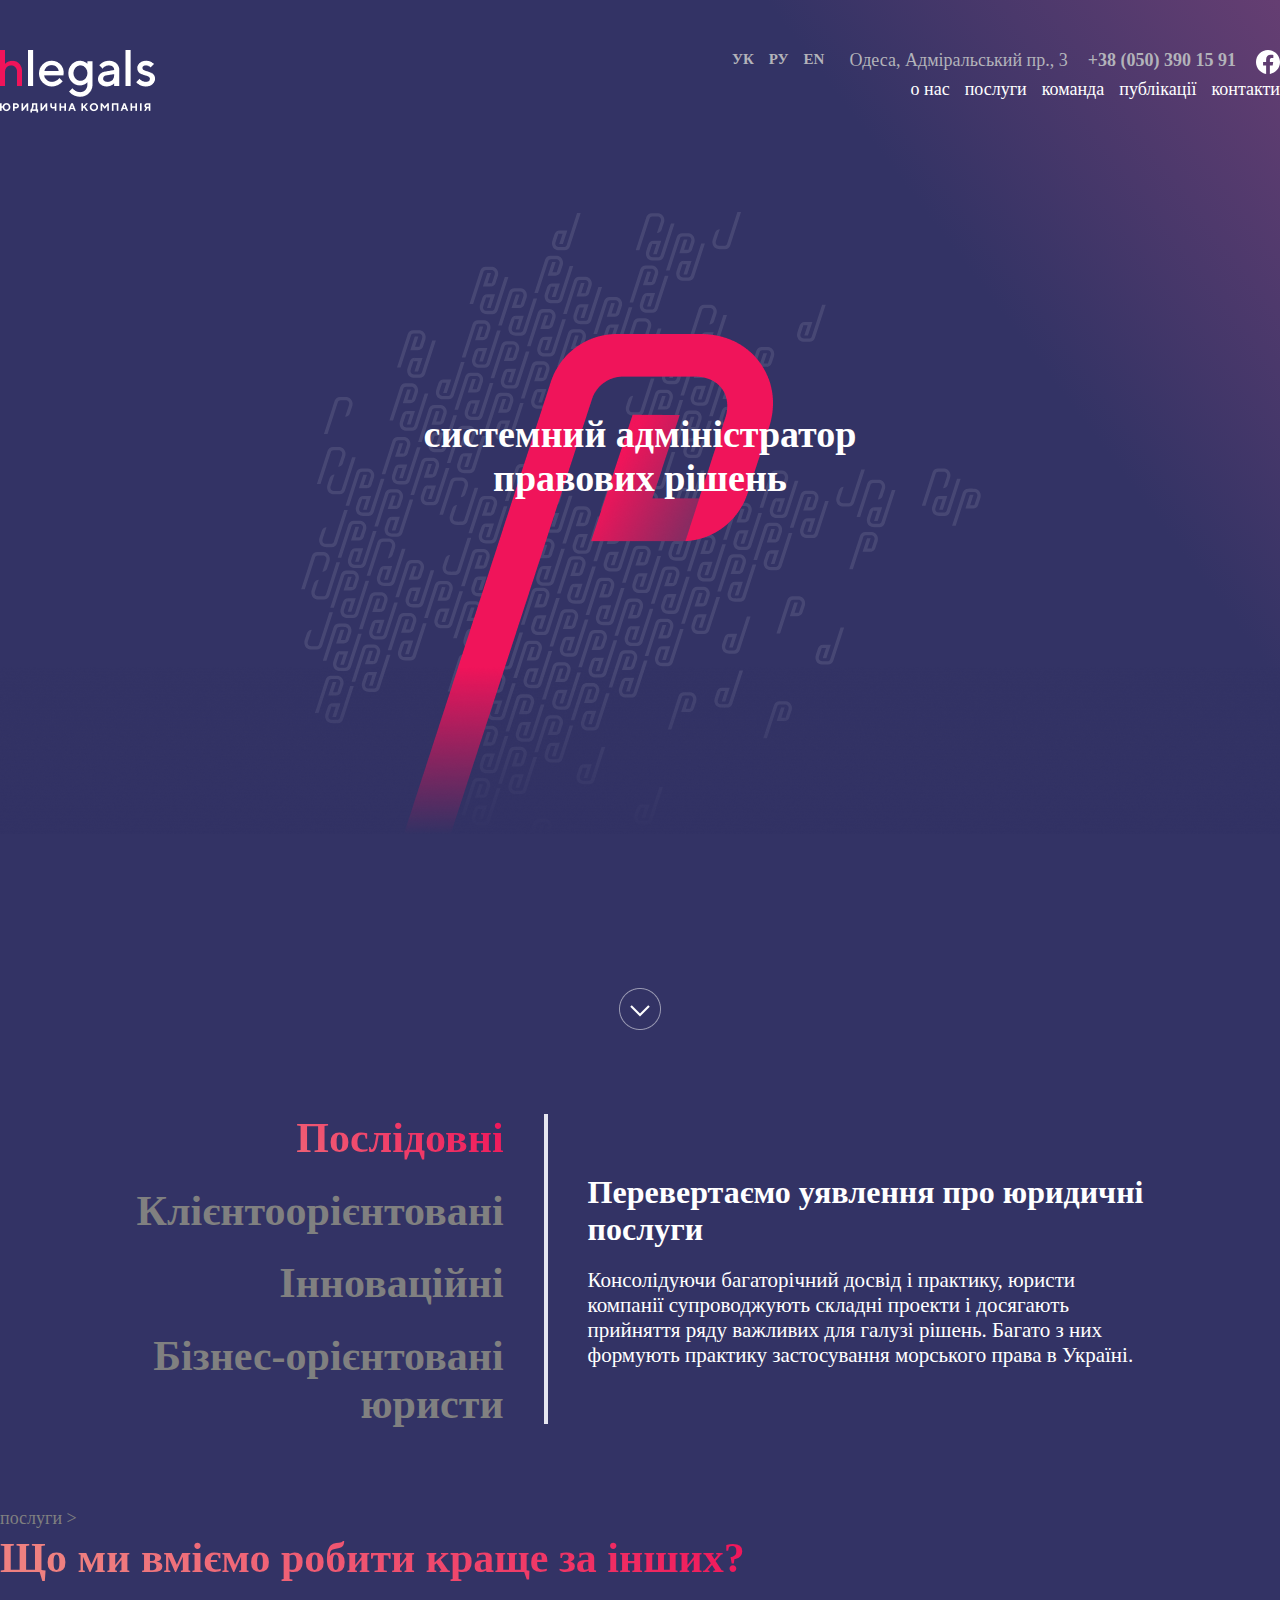
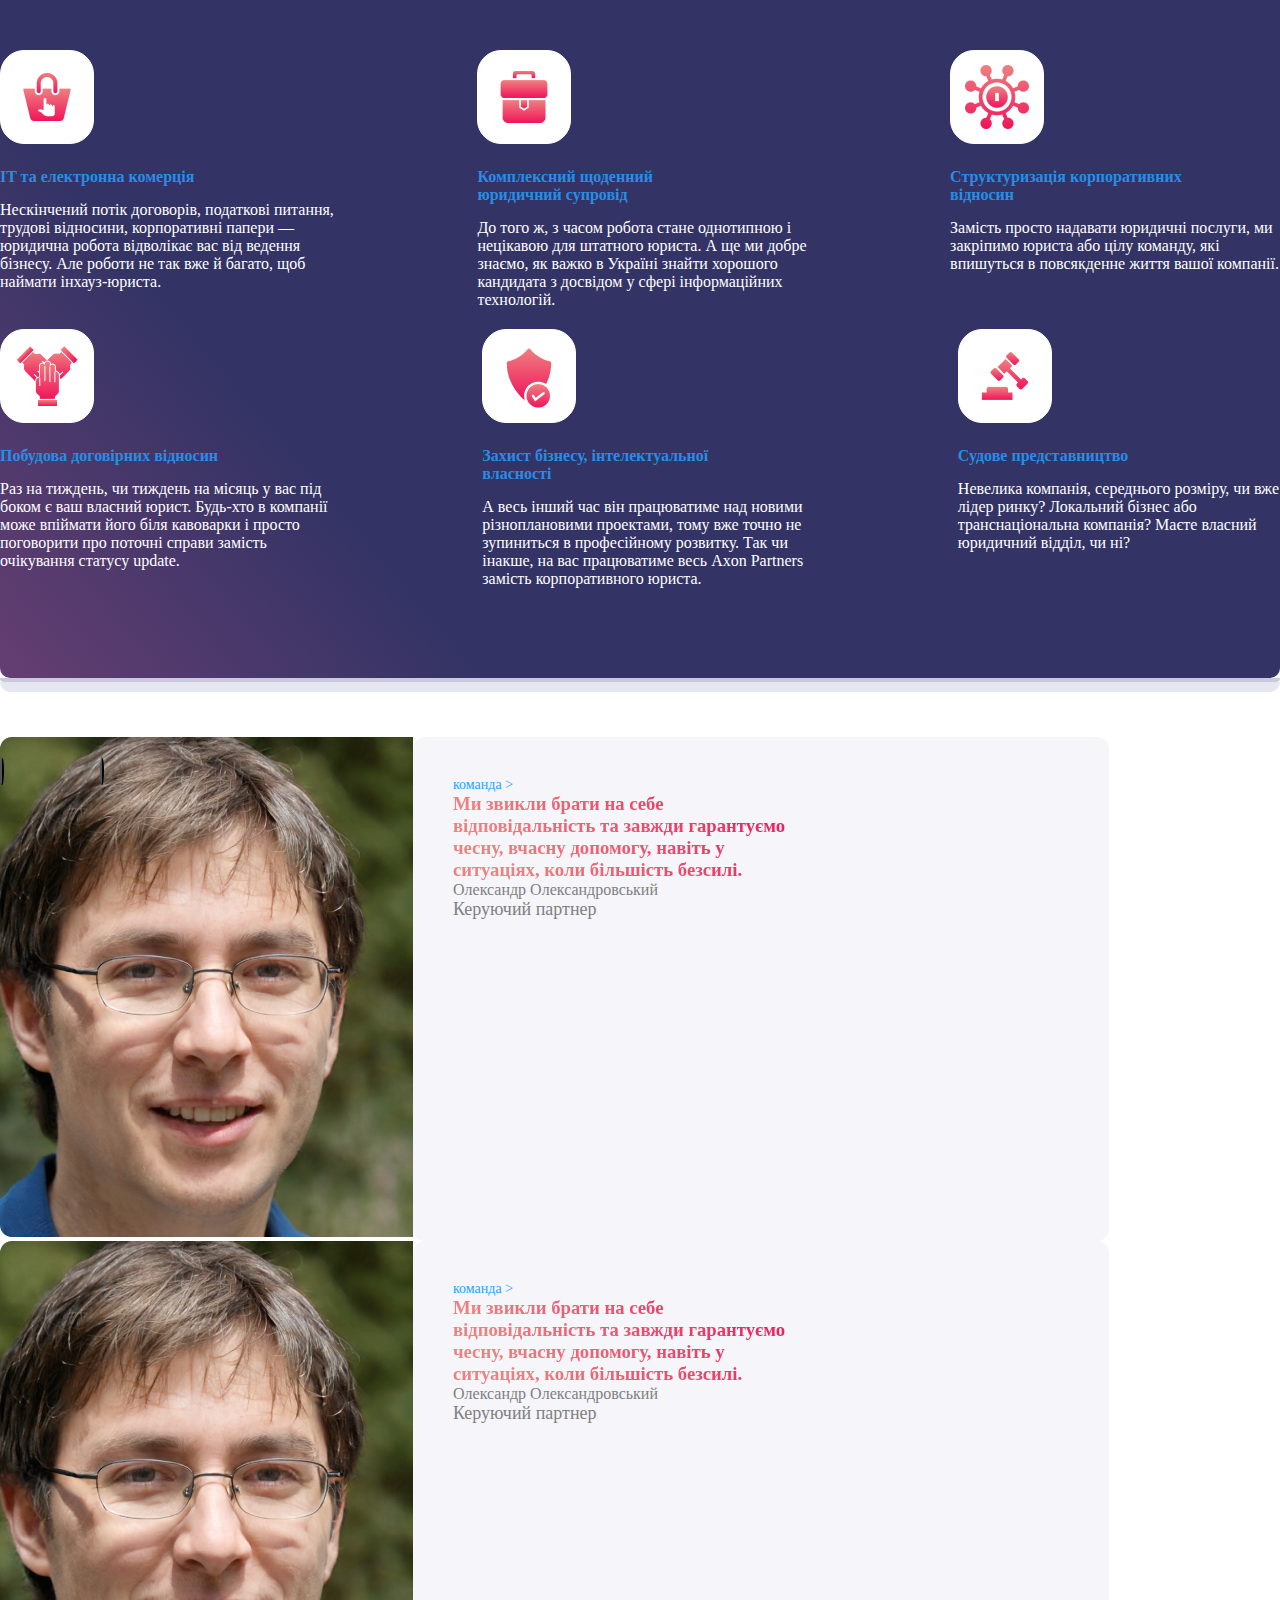
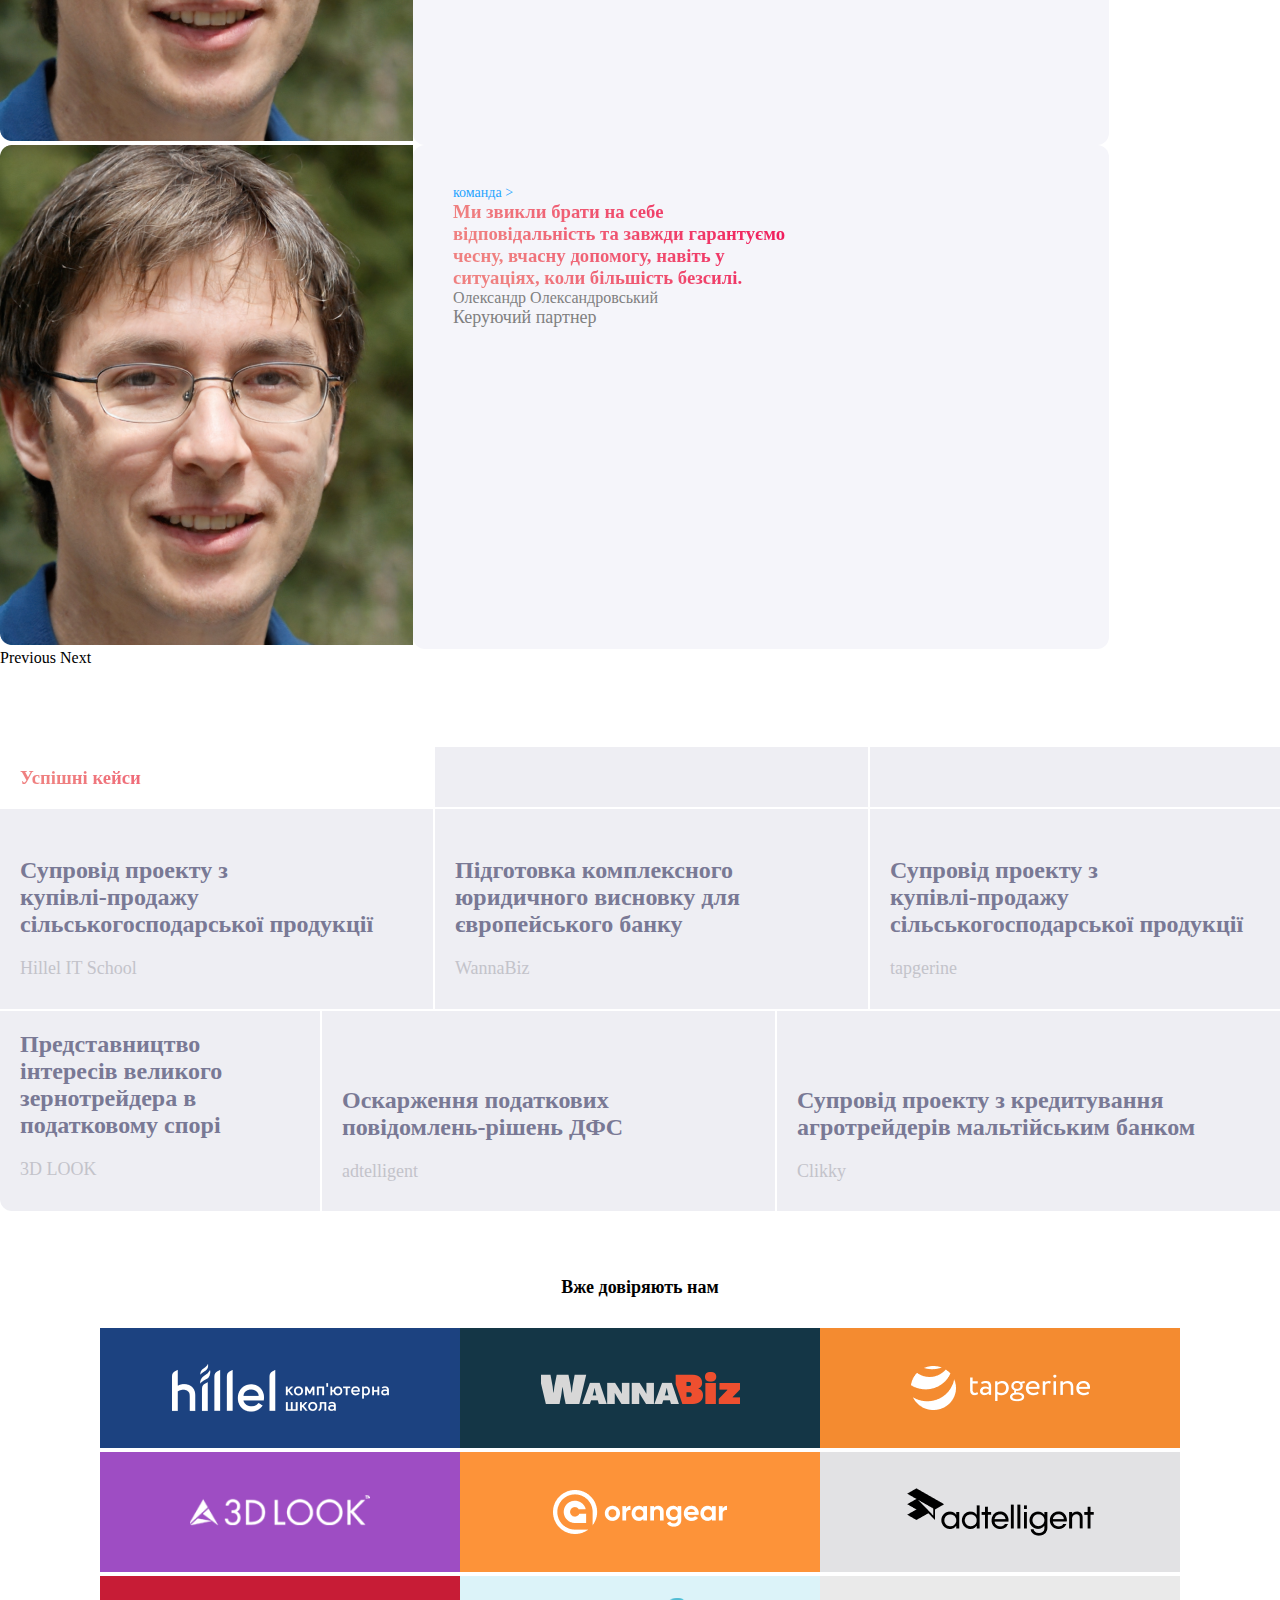
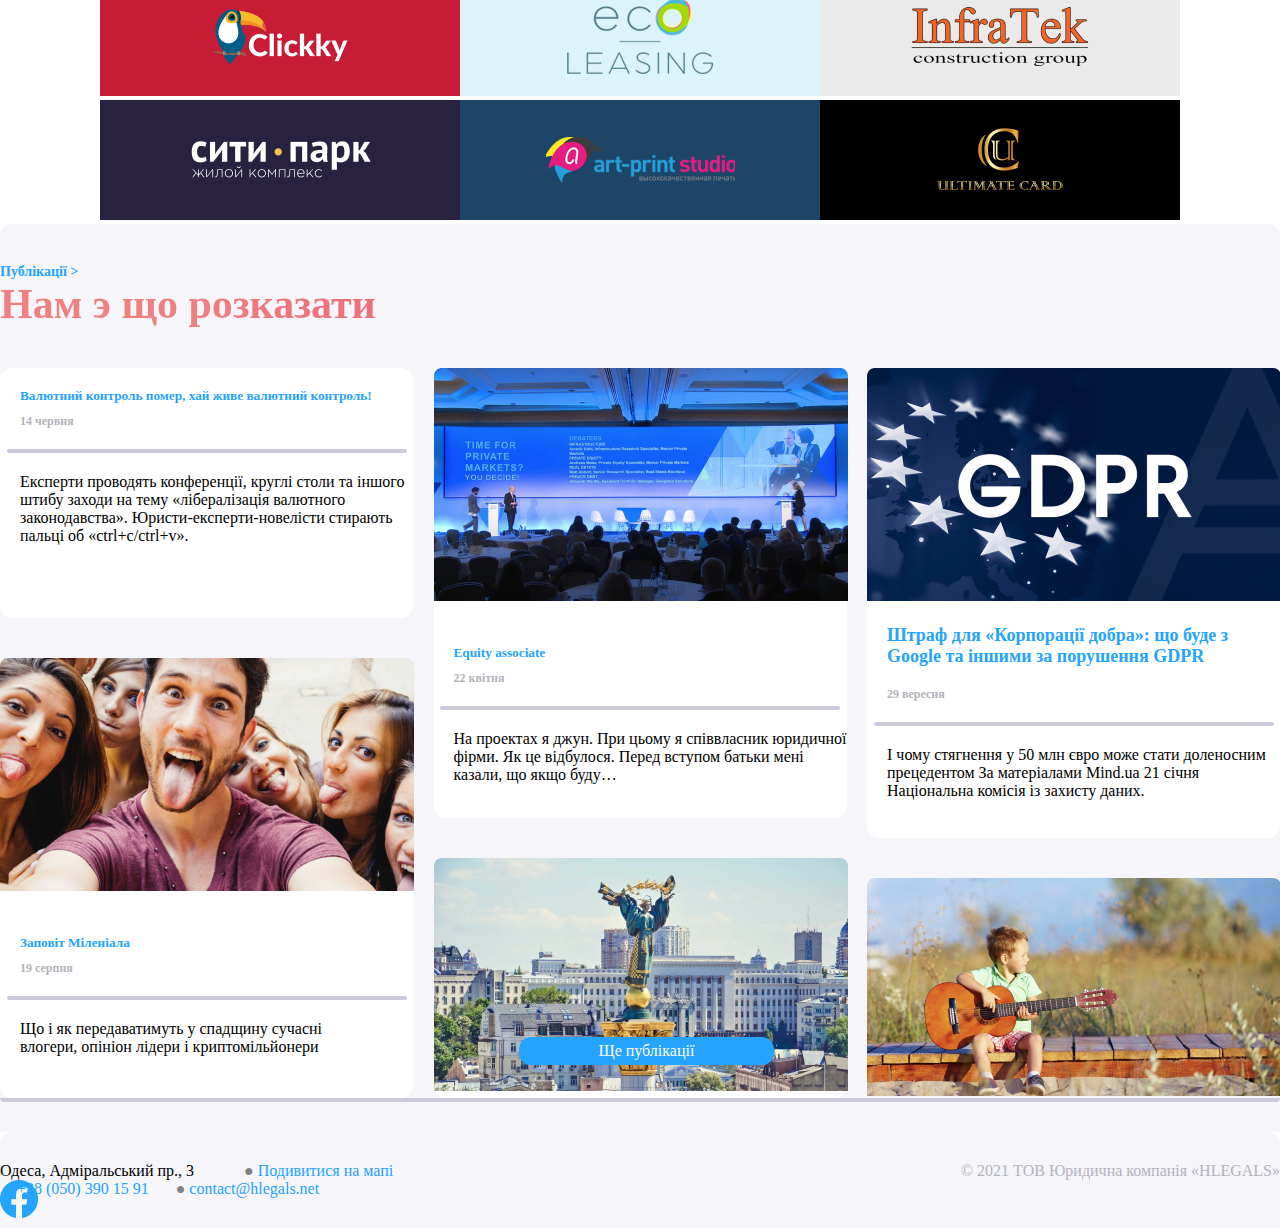
<file: index.html>
<!DOCTYPE html>
<html lang="en">
<head>
    <meta charset="UTF-8">
    <meta http-equiv="X-UA-Compatible" content="IE=edge">
    <meta name="viewport" content="width=device-width, initial-scale=1.0">
    <link href="https://cdn.jsdelivr.net/npm/bootstrap@5.3.0-alpha1/dist/css/bootstrap.min.css" rel="stylesheet" integrity="sha384-GLhlTQ8iRABdZLl6O3oVMWSktQOp6b7In1Zl3/Jr59b6EGGoI1aFkw7cmDA6j6gD" crossorigin="anonymous">
    <link rel="stylesheet" href="./styles/styles.css">
    <script src="https://cdn.jsdelivr.net/npm/@popperjs/core@2.11.6/dist/umd/popper.min.js" integrity="sha384-oBqDVmMz9ATKxIep9tiCxS/Z9fNfEXiDAYTujMAeBAsjFuCZSmKbSSUnQlmh/jp3" crossorigin="anonymous"></script>
<script src="https://cdn.jsdelivr.net/npm/bootstrap@5.3.0-alpha1/dist/js/bootstrap.min.js" integrity="sha384-mQ93GR66B00ZXjt0YO5KlohRA5SY2XofN4zfuZxLkoj1gXtW8ANNCe9d5Y3eG5eD" crossorigin="anonymous"></script>
<link rel="stylesheet" href="../styles/media.css">
<title>Exam</title>
</head>
<body>
<header class="gradient_bg">
    <nav>
<div class="container white_text">
<div class="wrap nav_position">
<div class="Logo"><a href=""><img src="./images/Logo_Min.png" alt="LOGO"></a></div>
<div>
<ul class="wrap NAV_FONT phone_nav">
    <li><div class="text_colour localization"><a href="#">УК</a></div></li>
    <li><div class="text_colour localization"><a href="#">РУ</a></div></li>
    <li><div class="text_colour localization"><a href="#">EN</a></div></li>
    <li><div class="text_colour first_nav_position phone-display"><a href="#" >Одеса, Адміральський пр., 3</a></div></li>
    <li><div class="text_colour first_nav_position"><a href="#">+38 (050) 390 15 91</a></div></li>
    <li><div class="text_colour first_nav_position"><a href="#"><img src="./images/FB.svg" alt="FB"></a></div></li>
</ul>

<ul class="wrap last_nav">
    <li>
        <div class="text_colour"><a href="./pages/amenities.html">о нас</a></div>
    </li>
    <li>
        <div class="text_colour"><a href="./pages/amenities.html">послуги</a></div>
    </li>
    <li>
        <div class="text_colour"><a href="./pages/Team.html">команда</a></div>
    </li>
    <li>
        <div class="text_colour"><a href="#">публікації</a></div>
    </li>
    <li>
        <div class="text_colour"><a href="./pages/Map.html">контакти</a></div>
    </li>

</ul>
</div>
</nav>

</div>
<div class="wrap title_position">
<div>
    <h1 class="text_colour title">системний адміністратор<br>правових рішень</h1>
</div>

</div>
<div class="wrap scroll">
<div><a href=""><img src="./images/Scroll_down.png" alt="scrollDown"></a></div>
</div>
</div>
</header>
<!-- OUR FACILITIES SECTION  -->
<section class="gradient_bg reverse">
<div class="container">
<div class="wrap add_for_facilities">
<div class="wrap left_add_position"> 
<h2>Послідовні</h2>
<h2>Клієнтоорієнтовані</h2>
<h2>Інноваційні</h2>
<h2>Бізнес-орієнтовані<br>
    юристи</h2>
</div>
<div class="separator_position"><img src="./images/Separator.png" alt="Separator"></div>
<div class="wrap right_add_position"><h3>Перевертаємо уявлення про юридичні<br> послуги</h3>
<p>Консолідуючи багаторічний досвід і практику, юристи<br>
     компанії супроводжують складні проекти і досягають<br>
      прийняття ряду важливих для галузі рішень. Багато з них<br>
       формують практику застосування морського права в Україні.</p>
</div>
</div>
<!-- ABOUT OUR WORK -->
<div class="wrap about_our_work">
<p>послуги &#62;</p>
<h3>Що ми вміємо робити краще за інших?</h3>
</div>
<div>
   <ul class="wrap pros_of_us"><li>
    <img src="./images/E_comerce.png" alt="E_comerce">
    <h4>IT та електронна комерція</h4>
    <p>Нескінчений потік договорів, податкові питання,<br>
        трудові відносини, корпоративні папери —<br>
        юридична робота відволікає вас від ведення<br>
        бізнесу. Але роботи не так вже й багато, щоб<br>
         наймати інхауз-юриста. </p>
   </li>
   <!-- second -->
   <li>
    <img src="./images/Bag.png" alt="E_comerce">
    <h4>Комплексний щоденний<br>
        юридичний супровід</h4>
    <p>До того ж, з часом робота стане однотипною і<br>
         нецікавою для штатного юриста. А ще ми добре<br>
          знаємо, як важко в Україні знайти хорошого<br>
           кандидата з досвідом у сфері інформаційних<br>
            технологій. </p>
   </li>
   <!-- third  -->
   <li>
    <img src="./images/Structurization.png" alt="E_comerce">
    <h4>Структуризація корпоративних<br> відносин</h4>
    <p>Замість просто надавати юридичні послуги, ми<br>
         закріпимо юриста або цілу команду, які<br>
          впишуться в повсякденне життя вашої компанії. </p>
   </li>
   <!-- fourth  -->
   <li>
    <img src="./images/Three_hands.png" alt="E_comerce">
    <h4>Побудовa договірних відносин</h4>
    <p>Раз на тиждень, чи тиждень на місяць у вас під<br>
         боком є ваш власний юрист. Будь-хто в компанії<br>
          може впіймати його біля кавоварки і просто<br>
           поговорити про поточні справи замість<br>
            очікування статусу update.

    </p>
   </li>
   <!-- fifth  -->
   <li>
    <img src="./images/Shield.png" alt="E_comerce">
    <h4>Захист бізнесу, інтелектуальної<br> власності</h4>
    <p>А весь інший час він працюватиме над новими<br>
         різноплановими проектами, тому вже точно не<br>
          зупиниться в професійному розвитку. Так чи<br>
           інакше, на вас працюватиме весь Axon Partners<br>
            замість корпоративного юриста. </p>
   </li>
   <!-- sixth  -->
   <li>
    <img src="./images/Hammer.png" alt="E_comerce">
    <h4>Судове представництво</h4>
    <p>Невелика компанія, середнього розміру, чи вже<br>
         лідер ринку? Локальний бізнес або<br>
          транснаціональна компанія? Маєте власний<br>
           юридичний відділ, чи ні?</p>
   </li>
   </ul> 
</div>
</div>
</section>
<section>
    <div class="container grey_line_cont"><div class="wrap grey_line"></div>
<div class="container white_line_cont"><div class="white_line"></div></div>
    </section>
    <section class="carousel_top_position">
        <div class="container">
            <div class="wrap carousel_btn">
                <div id="carouselExampleIndicators" class="carousel slide">
                    <div class="carousel-indicators">
                      <button type="button" data-bs-target="#carouselExampleIndicators" data-bs-slide-to="0" class="active" aria-current="true" aria-label="Slide 1" id="circles circ_1"></button>
                      <button type="button" data-bs-target="#carouselExampleIndicators" data-bs-slide-to="1" aria-label="Slide 2" class="circles circ_2"></button>
                      <button type="button" data-bs-target="#carouselExampleIndicators" data-bs-slide-to="2" aria-label="Slide 3" class="circles circ_3"></button>
                    </div>
                    <div class="carousel-inner">
                      <div class="carousel-item active">
                        <div class="wrap">
                        <div>
                        <img src="./images/portrait.png" class="d-block w-100" alt="portrait">
                    </div>
                    <div class="text_carousel_position">
                        <p>команда &#62;</p>
                      <h3>Ми звикли брати на себе<br> відповідальність та завжди гарантуємо<br> чесну, вчасну допомогу, навіть у<br> ситуаціях, коли більшість безсилі.</h3>
                      <h4>Олександр Олександровський</h4>
                      <p>Керуючий партнер</p>

                    </div>

                      </div>
                      <div class="carousel-item">
                        <div class="wrap">
                            <div>
                            <img src="./images/portrait.png" class="d-block w-100" alt="portrait">
                        </div>
                        <div class="text_carousel_position">
                            <p>команда &#62;</p>
                          <h3>Ми звикли брати на себе<br> відповідальність та завжди гарантуємо<br> чесну, вчасну допомогу, навіть у<br> ситуаціях, коли більшість безсилі.</h3>
                          <p>Олександр Олександровський</p>
                          <p>Керуючий партнер</p>
    
                        </div>
    
                          </div>
                      </div>
                      <div class="carousel-item">
                        <div class="wrap">
                            <div>
                            <img src="./images/portrait.png" class="d-block w-100" alt="portrait">
                        </div>
                        <div class="text_carousel_position">
                            <p>команда &#62;</p>
                          <h3>Ми звикли брати на себе<br> відповідальність та завжди гарантуємо<br> чесну, вчасну допомогу, навіть у<br> ситуаціях, коли більшість безсилі.</h3>
                          <p>Олександр Олександровський</p>
                          <p>Керуючий партнер</p>
    
                        </div>
    
                          </div>
                      </div>
                    </div>
                    
                      <span class="carousel-control-prev-icon" aria-hidden="true"></span>
                      <span class="visually-hidden">Previous</span>
                    </button>
                    
                      <span class="carousel-control-next-icon" aria-hidden="true"></span>
                      <span class="visually-hidden">Next</span>
                    </button>
                  </div>
            </div>
        </div>
    </section>
    <section class="progress_of_success">
     <div class="container">
    <div class="main_ggrid_top">
        <div class="successful_projects"><h3>Успішні кейси</h3> </div>
        <div class="first_prjct"><h5>Супровід проекту з<br> купівлі-продажу<br> сільськогосподарської продукції</h5>
        <p>Hillel IT School</p>
    
        </div>
        <div class="second_prjct"> </div>
        <div class="third_prjct"><h5>Підготовка комплексного<br> юридичного висновку для<br> європейського банку</h5>
        
            <p>WannaBiz</p> </div>
        <div class="fourth_prjct"> </div>
        <div class="fifth_prjct"> <h5>Супровід проекту з<br> купівлі-продажу<br> сільськогосподарської продукції</h5> <div>
            <p>tapgerine</p></div>
        </div>
        <div class="main_ggrid_down">
            <div class="sixth_prjct"> <h5>Представництво<br> інтересів великого<br> зернотрейдера в<br> податковому спорі</h5>
            <p>3D LOOK</p>
            </div>
            <div class="seventh_prjct"><h5>Оскарження податкових<br> повідомлень-рішень ДФС</h5> 
            <p>adtelligent</p>
            </div>
            <div class="eighth_prjct"> <h5>Супровід проекту з кредитування<br> агротрейдерів мальтійським банком</h5>
            <p>Clikky</p>
            </div>
            </div>
     </div>
    </section>
    <section>
        <div >
<div class="wrap companies_trust">
    <h5>Вже довіряють нам</h5>
</div>
<div class="container unusual_cont">
<div class="wrap image_cont">
    <div class="div1"><img src="./images/hillel.png" alt="hillel"> </div>
    <div class="div2"><img src="./images/wannabiz.png" alt="wannabiz"> </div>
    <div class="div3"><img src="./images/tapgerine.png" alt="tapgerine"> </div>
    <div class="div4"><img src="./images/3d_look.png" alt="3d_look"> </div>
    <div class="div5"><img src="./images/orangear.png" alt="orangear"> </div>
    <div class="div6"><img src="./images/adtelligent.png" alt="adtelligent"> </div>
    <div class="div7"><img src="./images/clickky.png" alt="clickky"> </div>
    <div class="div8"><img src="./images/eco_leasing.png" alt="eco_leasing"> </div>
    <div class="div9"><img src="./images/infratek.png" alt="infratek"> </div>
    <div class="div10"><img src="./images/citypark.png" alt="citypark"> </div>
    <div class="div11"><img src="./images/art_print.png" alt="art_print"> </div>
    <div class="div12"><img src="./images/ultimate_card.png" alt="ultimate_card"> </div>
    </div>
</div>
</div>
    </section>
    <section class="publications_bg">
        <div class="container blur_help">
            <div class="">
<div class="padd_top"><p>Публікації &#62;</p>
<h3>Нам э що розказати</h3>
</div>
<div class="wrap publications">
    <div class="publications_gridLeft">
        <div class="gridLeft_item"> <h5>Валютний контроль помер, хай живе валютний контроль!</h5>
            <p class="publication_date">14 червня</p>
            <div class="container line_position">
         <div class="grey_line"></div>
        </div>
         <p>Експерти проводять конференції, круглі столи та іншого штибу заходи на тему «лібералізація валютного законодавства». Юристи-експерти-новелісти стирають пальці об «ctrl+c/ctrl+v».</p>
        </div>
        <div class="gridLeft_item_second"> <img src="./images/milenial_img.png" alt="milenial">
        <h5 class="top_position milenial">Заповіт Міленіала</h5>
        <p class="publication_date">19 серпня</p>
        <div class="container line_position">
        <div class="grey_line"></div>
        </div>
        <p>Що і як передаватимуть у спадщину сучасні<br>
        влогери, опініон лідери і криптомільйонери
        </p>
        
        
        </div>
        </div>
        
        <div>
            <div class="publications_gridCenter">
                <div class="gridCenter_item"> <img src="./images/Equity_associate_img.png" alt="Equity_associate">
                    <h5 class="top_position">Equity associate</h5>
                    <p class="publication_date">22 квітня</p>
                    <div class="container line_position">
                    <div class="grey_line"></div>
                </div>
                    <p>На проектах я джун. При цьому я співвласник юридичної фірми. Як це відбулося. Перед вступом батьки мені казали, що якщо буду…
                    </p>
                
                </div>
                <div class="gridCenter_item_second"><img src="./images/Ukraine_img.png" alt="Ukraine" class="btn_position">
                <div class="btn"> <a href="#">Ще публікації</a></div>
                </div>
                </div>
        </div>
        <div>
        <div class="publications_gridRight">
            <div class="gridRight_item"><img src="./images/GDPR.png" alt="GDPR"> 
                <p class="top_position taxes_google">Штраф для «Корпорації добра»: що буде з<br> Google та іншими за порушення GDPR</p>
                <p class="publication_date">29 вересня</p>
                <div class="container line_position">
                <div class="grey_line" ></div>
            </div>
                <p>І чому стягнення у 50 млн євро може стати доленосним прецедентом За матеріалами Mind.ua 21 січня Національна комісія із захисту даних.
                </p>
            
            
            </div>
            <div class="gridRight_item_second"> <img src="./images/boy_and_guitar.png" alt="boy_and_guitar"></div>
            </div>
            
        </div>
        
            

        
</div>
<div class="blur"></div>
        <div class="grey_line"></div>
            </div>
        </div>
        
    </section>
    <footer class="publications_bg">
    <section>
        <div class="container">
        <div class="wrap footer_top_position">
<div class="wrap map_section">
    <p>Одеса, Адміральський пр., 3</p>
<a href="#"><span class="gray_dot">&#9679;</span> Подивитися на мапі</a>
</div>
<div><p class="copyright_company">© 2021 ТОВ Юридична компанія «HLEGALS»</p></div>
        </div>
        
    </div>
    </section>
    <section >
        <div class="container">
            <div class="wrap blue_">
                <div>
                <img src="./images/Facebook.png" alt="Facebook" class="FB_img">
            </div>
                <a href="#" class="tel_number">+38 (050) 390 15 91</a>
                <a href="#"><span class="gray_dot">&#9679;</span> contact@hlegals.net</a>
            </div>
        </div>
    </section>
</footer>
</body>
</html>
</file>
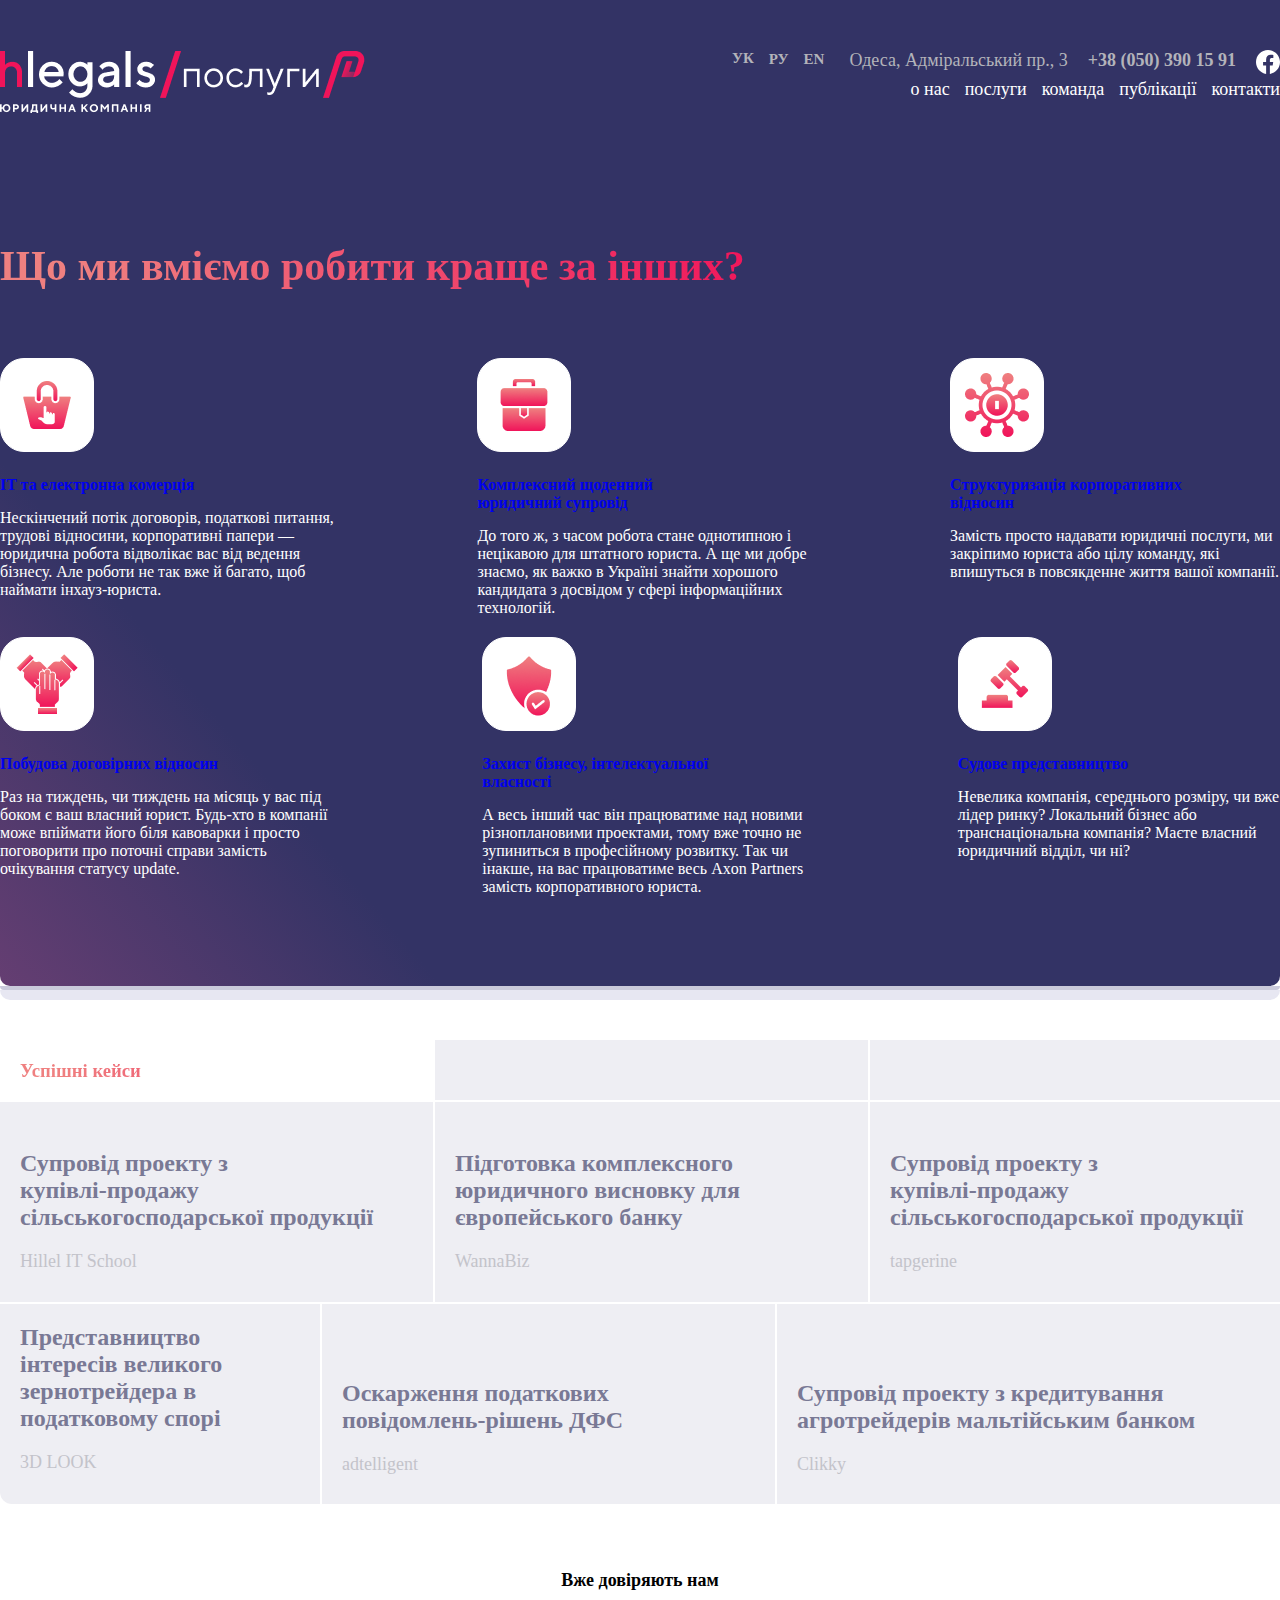
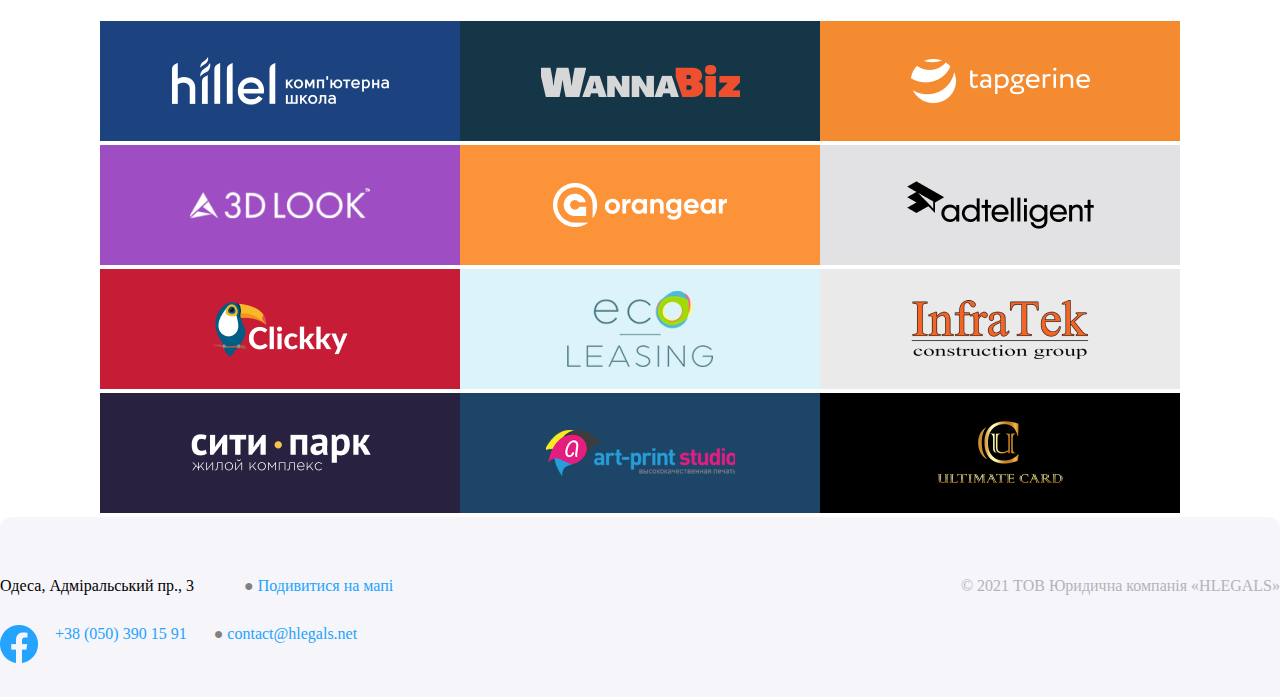
<file: pages/amenities.html>
<!DOCTYPE html>
<html lang="en">
<head>
    <meta charset="UTF-8">
    <meta http-equiv="X-UA-Compatible" content="IE=edge">
    <meta name="viewport" content="width=device-width, initial-scale=1.0">
    <link href="https://cdn.jsdelivr.net/npm/bootstrap@5.3.0-alpha1/dist/css/bootstrap.min.css" rel="stylesheet" integrity="sha384-GLhlTQ8iRABdZLl6O3oVMWSktQOp6b7In1Zl3/Jr59b6EGGoI1aFkw7cmDA6j6gD" crossorigin="anonymous">
    <link rel="stylesheet" href="../styles/styles.css">
    <script src="https://cdn.jsdelivr.net/npm/@popperjs/core@2.11.6/dist/umd/popper.min.js" integrity="sha384-oBqDVmMz9ATKxIep9tiCxS/Z9fNfEXiDAYTujMAeBAsjFuCZSmKbSSUnQlmh/jp3" crossorigin="anonymous"></script>
<script src="https://cdn.jsdelivr.net/npm/bootstrap@5.3.0-alpha1/dist/js/bootstrap.min.js" integrity="sha384-mQ93GR66B00ZXjt0YO5KlohRA5SY2XofN4zfuZxLkoj1gXtW8ANNCe9d5Y3eG5eD" crossorigin="anonymous"></script>
<link rel="stylesheet" href="../styles/media.css">
<title>amenities</title>
</head>
<body>
    <header class="gradient_bg reverse">
        <nav>
    <div class="container white_text">
    <div class="wrap nav_position">
    <div class="Logo"><a href=""><img src="../images/Amenities_logo.png" alt="LOGO"></a></div>
    <div>
    <ul class="wrap NAV_FONT">
        <li><div class="text_colour localization language_changer_am_page"><a href="#">УК</a></div></li>
        <li><div class="text_colour localization"><a href="#">РУ</a></div></li>
        <li><div class="text_colour localization"><a href="#">EN</a></div></li>
        <li><div class="text_colour first_nav_position adress_amnts_page"><a href="#">Одеса, Адміральський пр., 3</a></div></li>
        <li><div class="text_colour first_nav_position tel_call_amnts_page"><a href="#">+38 (050) 390 15 91</a></div></li>
        <li><div class="text_colour first_nav_position"><a href="#"><img src="../images/FB.svg" alt="FB"></a></div></li>
    </ul>
    
    <ul class="wrap last_nav">
        <li>
            <div class="text_colour"><a href="../pages/about_us.html">о нас</a></div>
        </li>
        <li>
            <div class="text_colour"><a href="../pages/amenities.html">послуги</a></div>
        </li>
        <li>
            <div class="text_colour"><a href="../pages/Team.html">команда</a></div>
        </li>
        <li>
            <div class="text_colour"><a href="#">публікації</a></div>
        </li>
        <li>
            <div class="text_colour"><a href="../pages/Map.html">контакти</a></div>
        </li>
    
    </ul>
    </div>
    </nav>
<section class="our_abilities">
    <div class="container">
       
        <!-- ABOUT OUR WORK -->
        <div class="wrap about_our_work">
       
        <h3>Що ми вміємо робити краще за інших?</h3>
        </div>
        <div>
           <ul class="wrap pros_of_us"><li>
            <img src="../images/E_comerce.png" alt="E_comerce">
            <h4> <a href="../pages/It_comerce.html">IT та електронна комерція</a> </h4>
            <p>Нескінчений потік договорів, податкові питання,<br>
                трудові відносини, корпоративні папери —<br>
                юридична робота відволікає вас від ведення<br>
                бізнесу. Але роботи не так вже й багато, щоб<br>
                 наймати інхауз-юриста. </p>
           </li>
           <!-- second -->
           <li>
            <img src="../images/Bag.png" alt="E_comerce">
            <h4><a href="../pages/It_comerce.html">Комплексний щоденний<br>
                юридичний супровід</a></h4>
            <p>До того ж, з часом робота стане однотипною і<br>
                 нецікавою для штатного юриста. А ще ми добре<br>
                  знаємо, як важко в Україні знайти хорошого<br>
                   кандидата з досвідом у сфері інформаційних<br>
                    технологій. </p>
           </li>
           <!-- third  -->
           <li>
            <img src="../images/Structurization.png" alt="E_comerce">
            <h4><a href="../pages/It_comerce.html">Структуризація корпоративних<br> відносин</a></h4>
            <p>Замість просто надавати юридичні послуги, ми<br>
                 закріпимо юриста або цілу команду, які<br>
                  впишуться в повсякденне життя вашої компанії. </p>
           </li>
           <!-- fourth  -->
           <li>
            <img src="../images/Three_hands.png" alt="E_comerce">
            <h4><a href="../pages/It_comerce.html">Побудовa договірних відносин</a></h4>
            <p>Раз на тиждень, чи тиждень на місяць у вас під<br>
                 боком є ваш власний юрист. Будь-хто в компанії<br>
                  може впіймати його біля кавоварки і просто<br>
                   поговорити про поточні справи замість<br>
                    очікування статусу update.
        
            </p>
           </li>
           <!-- fifth  -->
           <li>
            <img src="../images/Shield.png" alt="E_comerce">
            <h4><a href="../pages/It_comerce.html">Захист бізнесу, інтелектуальної<br> власності</a></h4>
            <p>А весь інший час він працюватиме над новими<br>
                 різноплановими проектами, тому вже точно не<br>
                  зупиниться в професійному розвитку. Так чи<br>
                   інакше, на вас працюватиме весь Axon Partners<br>
                    замість корпоративного юриста. </p>
           </li>
           <!-- sixth  -->
           <li>
            <img src="../images/Hammer.png" alt="E_comerce">
            <h4><a href="../pages/It_comerce.html">Судове представництво</a></h4>
            <p>Невелика компанія, середнього розміру, чи вже<br>
                 лідер ринку? Локальний бізнес або<br>
                  транснаціональна компанія? Маєте власний<br>
                   юридичний відділ, чи ні?</p>
           </li>
           </ul> 
        </div>
        </div> 
</section>
    </header>
    <section>
        <div class="container grey_line_cont"><div class="wrap grey_line"></div>
    <div class="container white_line_cont"><div class="white_line"></div></div>
        </section>
        <section class="progress_of_success our_amenities_page">
            <div class="container">
           <div class="main_ggrid_top">
               <div class="successful_projects"><h3>Успішні кейси</h3> </div>
               <div class="first_prjct"><h5>Супровід проекту з<br> купівлі-продажу<br> сільськогосподарської продукції</h5>
               <p>Hillel IT School</p>
           
               </div>
               <div class="second_prjct"> </div>
               <div class="third_prjct"><h5>Підготовка комплексного<br> юридичного висновку для<br> європейського банку</h5>
               
                   <p>WannaBiz</p> </div>
               <div class="fourth_prjct"> </div>
               <div class="fifth_prjct"> <h5>Супровід проекту з<br> купівлі-продажу<br> сільськогосподарської продукції</h5> <div>
                   <p>tapgerine</p></div>
               </div>
               <div class="main_ggrid_down">
                   <div class="sixth_prjct"> <h5>Представництво<br> інтересів великого<br> зернотрейдера в<br> податковому спорі</h5>
                   <p>3D LOOK</p>
                   </div>
                   <div class="seventh_prjct"><h5>Оскарження податкових<br> повідомлень-рішень ДФС</h5> 
                   <p>adtelligent</p>
                   </div>
                   <div class="eighth_prjct"> <h5>Супровід проекту з кредитування<br> агротрейдерів мальтійським банком</h5>
                   <p>Clikky</p>
                   </div>
                   </div>
            </div>
           </section>
           <section>
            <div >
    <div class="wrap companies_trust">
        <h5>Вже довіряють нам</h5>
    </div>
    <div class="container unusual_cont">
    <div class="wrap image_cont">
        <div class="div1"><img src="../images/hillel.png" alt="hillel"> </div>
        <div class="div2"><img src="../images/wannabiz.png" alt="wannabiz"> </div>
        <div class="div3"><img src="../images/tapgerine.png" alt="tapgerine"> </div>
        <div class="div4"><img src="../images/3d_look.png" alt="3d_look"> </div>
        <div class="div5"><img src="../images/orangear.png" alt="orangear"> </div>
        <div class="div6"><img src="../images/adtelligent.png" alt="adtelligent"> </div>
        <div class="div7"><img src="../images/clickky.png" alt="clickky"> </div>
        <div class="div8"><img src="../images/eco_leasing.png" alt="eco_leasing"> </div>
        <div class="div9"><img src="../images/infratek.png" alt="infratek"> </div>
        <div class="div10"><img src="../images/citypark.png" alt="citypark"> </div>
        <div class="div11"><img src="../images/art_print.png" alt="art_print"> </div>
        <div class="div12"><img src="../images/ultimate_card.png" alt="ultimate_card"> </div>
        </div>
    </div>
    </div>
        </section>
        <footer class="publications_bg fonts_footer position_of_footer">
            <section>
                <div class="container footer_position_amnts_page">
                <div class="wrap footer_top_position">
        <div class="wrap map_section">
            <p class="address_footer">Одеса, Адміральський пр., 3</p>
        <a href="#"><span class="gray_dot">&#9679;</span> Подивитися на мапі</a>
        </div>
        <div><p class="copyright_company">© 2021 ТОВ Юридична компанія «HLEGALS»</p></div>
                </div>
                
            </div>
            </section>
            <section >
                <div class="container">
                    <div class="wrap blue_ bottom_footer_position">
                        <div>
                        <img src="../images/Facebook.png" alt="Facebook">
                    </div>
                        <a href="#" class="tel_number">+38 (050) 390 15 91</a>
                        <a href="#"><span class="gray_dot">&#9679;</span> contact@hlegals.net</a>
                    </div>
                </div>
            </section>
        </footer>
</body>
</html>
</file>
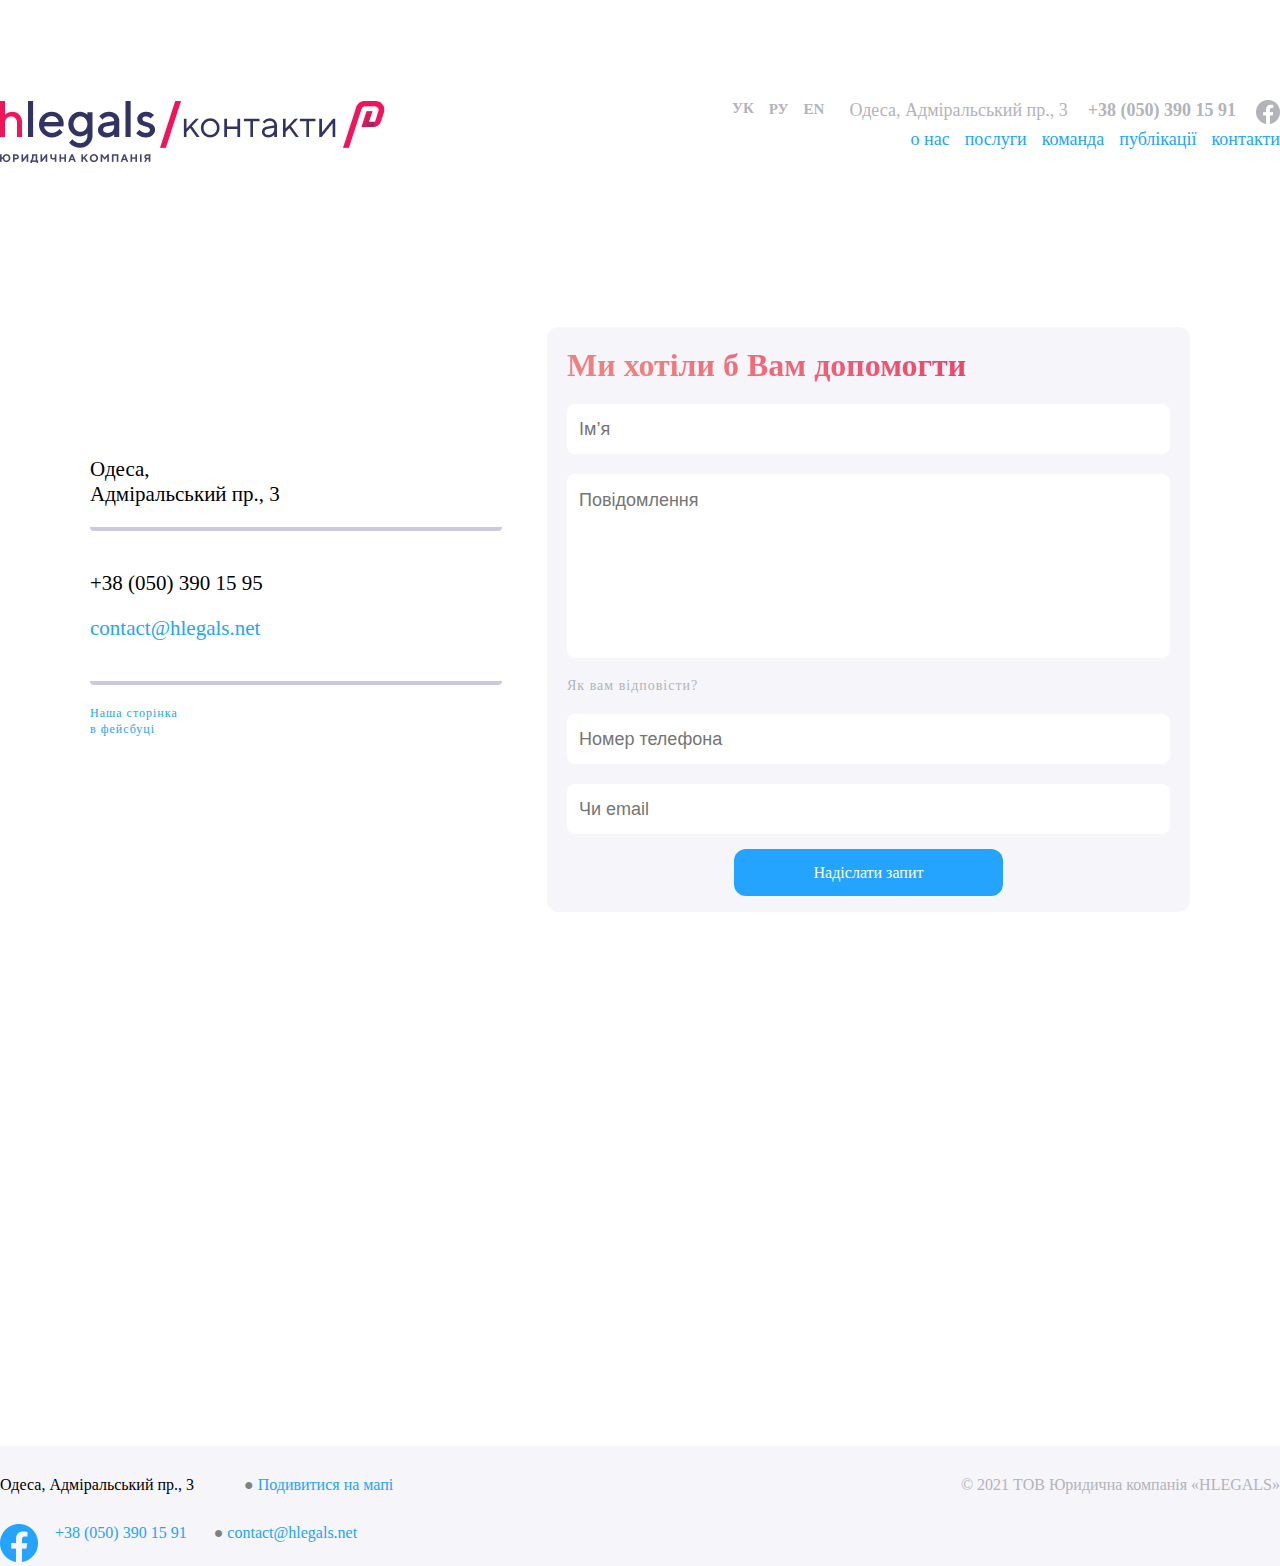
<file: pages/Map.html>
<!DOCTYPE html>
<html lang="en">
<head>
    <meta charset="UTF-8">
    <meta http-equiv="X-UA-Compatible" content="IE=edge">
    <meta name="viewport" content="width=device-width, initial-scale=1.0">
    <link href="https://cdn.jsdelivr.net/npm/bootstrap@5.3.0-alpha1/dist/css/bootstrap.min.css" rel="stylesheet" integrity="sha384-GLhlTQ8iRABdZLl6O3oVMWSktQOp6b7In1Zl3/Jr59b6EGGoI1aFkw7cmDA6j6gD" crossorigin="anonymous">
    
    <script src="https://cdn.jsdelivr.net/npm/@popperjs/core@2.11.6/dist/umd/popper.min.js" integrity="sha384-oBqDVmMz9ATKxIep9tiCxS/Z9fNfEXiDAYTujMAeBAsjFuCZSmKbSSUnQlmh/jp3" crossorigin="anonymous"></script>
<script src="https://cdn.jsdelivr.net/npm/bootstrap@5.3.0-alpha1/dist/js/bootstrap.min.js" integrity="sha384-mQ93GR66B00ZXjt0YO5KlohRA5SY2XofN4zfuZxLkoj1gXtW8ANNCe9d5Y3eG5eD" crossorigin="anonymous"></script>
<link rel="stylesheet" href="../styles/styles.css">
<link rel="stylesheet" href="../styles/media.css">
    <title>Map</title>
</head>
<body>
    <header class="down_shift">
        <nav class="nav_position pad_added">
    <div class="container white_text">
    <div class="wrap nav_position">
    <div class="Logo"><a href=""><img src="../images/Logo_contacts.png" alt="LOGO"></a></div>
    <div>
    <ul class="wrap NAV_FONT">
        <li><div class="text_colour localization language_changer_am_page"><a href="#">УК</a></div></li>
        <li><div class="text_colour localization"><a href="#">РУ</a></div></li>
        <li><div class="text_colour localization"><a href="#">EN</a></div></li>
        <li><div class="text_colour first_nav_position adress_amnts_page"><a href="#">Одеса, Адміральський пр., 3</a></div></li>
        <li><div class="text_colour first_nav_position tel_call_amnts_page"><a href="#">+38 (050) 390 15 91</a></div></li>
        <li><div class="text_colour first_nav_position"><a href="#"><img src="../images/FB_GRAY.png" alt="FB"></a></div></li>
    </ul>
    
    <ul class="wrap last_nav">
        <li>
            <div class="text_colour color_text_aboutPage"><a href="../pages/about_us.html">о нас</a></div>
        </li>
        <li>
            <div class="text_colour color_text_aboutPage"><a href="../pages/amenities.html">послуги</a></div>
        </li>
        <li>
            <div class="text_colour color_text_aboutPage"><a href="../pages/Team.html">команда</a></div>
        </li>
        <li>
            <div class="text_colour color_text_aboutPage"><a href="#">публікації</a></div>
        </li>
        <li>
            <div class="text_colour color_text_aboutPage"><a href="../pages/Map.html">контакти</a></div>
        </li>
    
    </ul>
    </div>
    </nav>   
</header> 
<main>
    <section class="above_map">
        <div class="for_list fixed_class">
            <div class="wrap map_above_sect">
                <div class="wrap column map_pages">
<p>Одеса,<br>
 Адміральський пр., 3</p>
 <div class="grey_line"></div>
 <a href="">+38 (050) 390 15 95</a>
 <a href="">contact@hlegals.net</a>
 <div class="grey_line"></div>
 
 <a href="#" > Наша сторінка<br>
     в фейсбуці</a>
   


    </div>
    <div class="wrap column helper_sect">
        <div>
<h2>Ми хотіли б Вам допомогти</h2></div>
 <div><input type="text" placeholder="Iм’я"></div>
 <div><input type="text" placeholder="Повідомлення"></div>
<div><p>Як вам відповісти?</p></div>
 <div><input type="text" placeholder="Номер телефона"></div>
<div><input type="text" placeholder="Чи email"> </div>
<div class="btn_helper">
    <a href="#">Надіслати запит</a>
</div>

    </div>
            </div>
        </div>
        
    </section>
    <section class="map">
        <div>
        <iframe src="https://www.google.com/maps/embed?pb=!1m18!1m12!1m3!1d171.84915118124042!2d30.729885413953937!3d46.43707648796633!2m3!1f0!2f0!3f0!3m2!1i1024!2i768!4f13.1!3m3!1m2!1s0x40c633bcf388a7a1%3A0xf801b028da553d9d!2z0K7RgNC40LTQuNGH0LXRgdC60LDRjyDQutC-0LzQv9Cw0L3QuNGPINCU0L7QutGD0LzQtdC90YLRiyAtINCe0LTQtdGB0YHQsA!5e0!3m2!1sru!2sua!4v1680995934848!5m2!1sru!2sua" width="600" height="450" style="border:0;" allowfullscreen="" loading="lazy" referrerpolicy="no-referrer-when-downgrade"></iframe>
    </div>
    </section>
</main>
<footer class="footer_bg">
    <section class="footer_position">
        <div class="container">
        <div class="wrap footer_top_position">
<div class="wrap map_section">
    <p>Одеса, Адміральський пр., 3</p>
<a href="#"><span class="gray_dot">&#9679;</span> Подивитися на мапі</a>
</div>
<div><p class="copyright_company">© 2021 ТОВ Юридична компанія «HLEGALS»</p></div>
        </div>
        
    </div>
    </section>
    <section >
        <div class="container">
            <div class="wrap blue_">
                <div>
                <img src="../images/Facebook.png" alt="Facebook" >
            </div>
                <a href="#" class="tel_number">+38 (050) 390 15 91</a>
                <a href="#"><span class="gray_dot">&#9679;</span> contact@hlegals.net</a>
            </div>
        </div>
    </section> 
</footer>
</file>
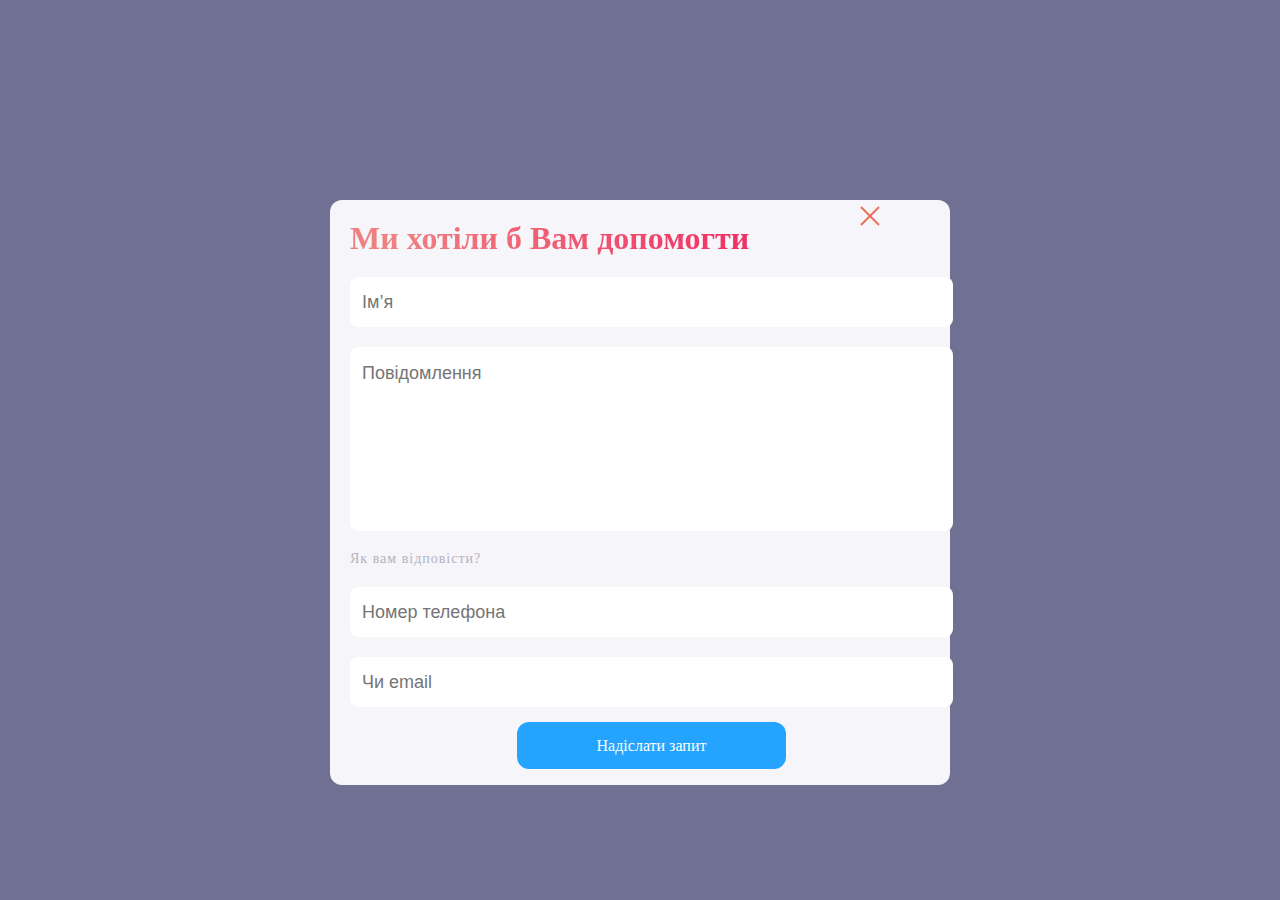
<file: pages/Popup.html>
<!DOCTYPE html>
<html lang="en">
<head>
    <meta charset="UTF-8">
    <meta http-equiv="X-UA-Compatible" content="IE=edge">
    <meta name="viewport" content="width=device-width, initial-scale=1.0">
    <link href="https://cdn.jsdelivr.net/npm/bootstrap@5.3.0-alpha1/dist/css/bootstrap.min.css" rel="stylesheet" integrity="sha384-GLhlTQ8iRABdZLl6O3oVMWSktQOp6b7In1Zl3/Jr59b6EGGoI1aFkw7cmDA6j6gD" crossorigin="anonymous">
    
    <script src="https://cdn.jsdelivr.net/npm/@popperjs/core@2.11.6/dist/umd/popper.min.js" integrity="sha384-oBqDVmMz9ATKxIep9tiCxS/Z9fNfEXiDAYTujMAeBAsjFuCZSmKbSSUnQlmh/jp3" crossorigin="anonymous"></script>
<script src="https://cdn.jsdelivr.net/npm/bootstrap@5.3.0-alpha1/dist/js/bootstrap.min.js" integrity="sha384-mQ93GR66B00ZXjt0YO5KlohRA5SY2XofN4zfuZxLkoj1gXtW8ANNCe9d5Y3eG5eD" crossorigin="anonymous"></script>
<link rel="stylesheet" href="../styles/styles.css">
<link rel="stylesheet" href="../styles/media.css">
    <title>Popup</title>
</head>
<body class="img_bg" >
    <div class="wrap centered center ">
    <div class="for_width_620">
    <div class="wrap column helper_sect popup_page">
        <div class="wrap">
<h2>Ми хотіли б Вам допомогти</h2> <a href="./simple_bg_font.html"><img src="../images/Closer.svg" alt="Closer"></a> </div>
 <div><input type="text" placeholder="Iм’я"></div>
 <div><input type="text" placeholder="Повідомлення"></div>
<div><p>Як вам відповісти?</p></div>
 <div><input type="text" placeholder="Номер телефона"></div>
<div><input type="text" placeholder="Чи email"> </div>
<div class="btn_helper">
    <a href="#">Надіслати запит</a>
</div>
 
    </div>
</div>
</div>
</body>
</html>
</file>
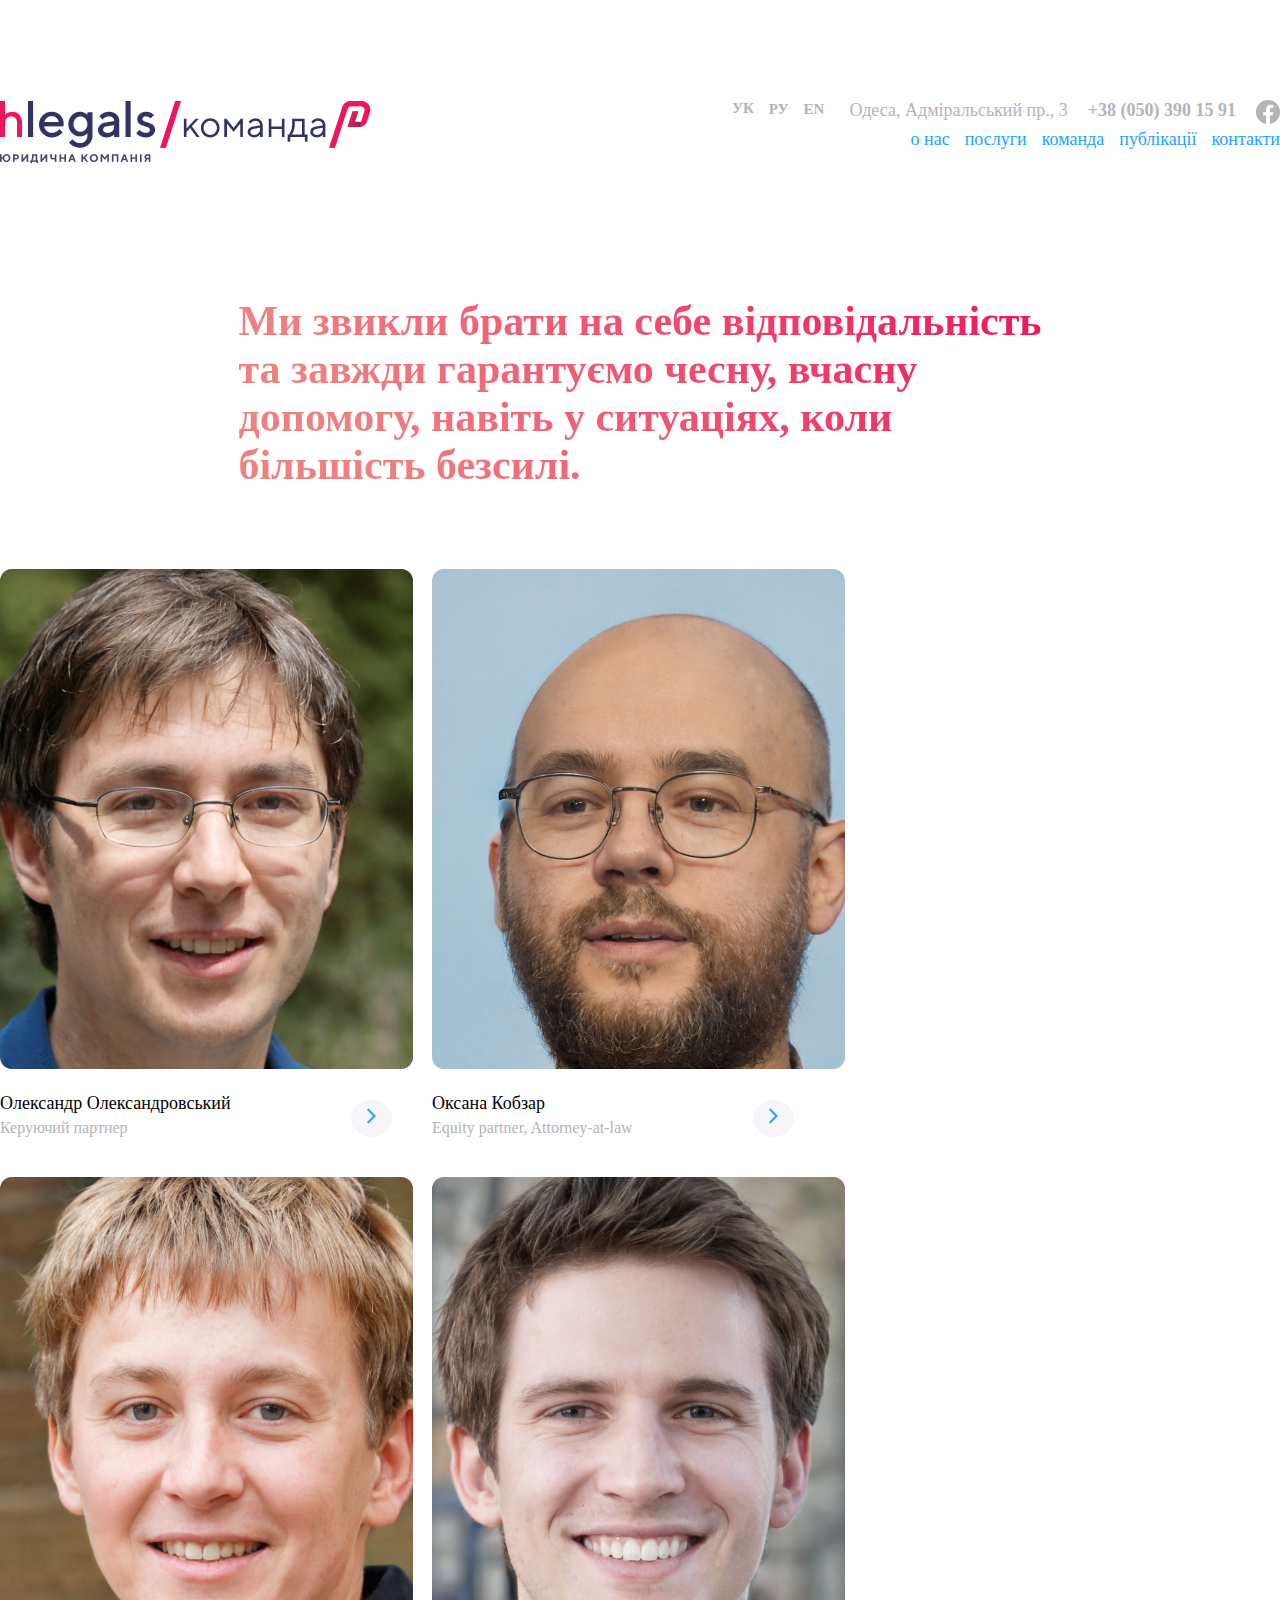
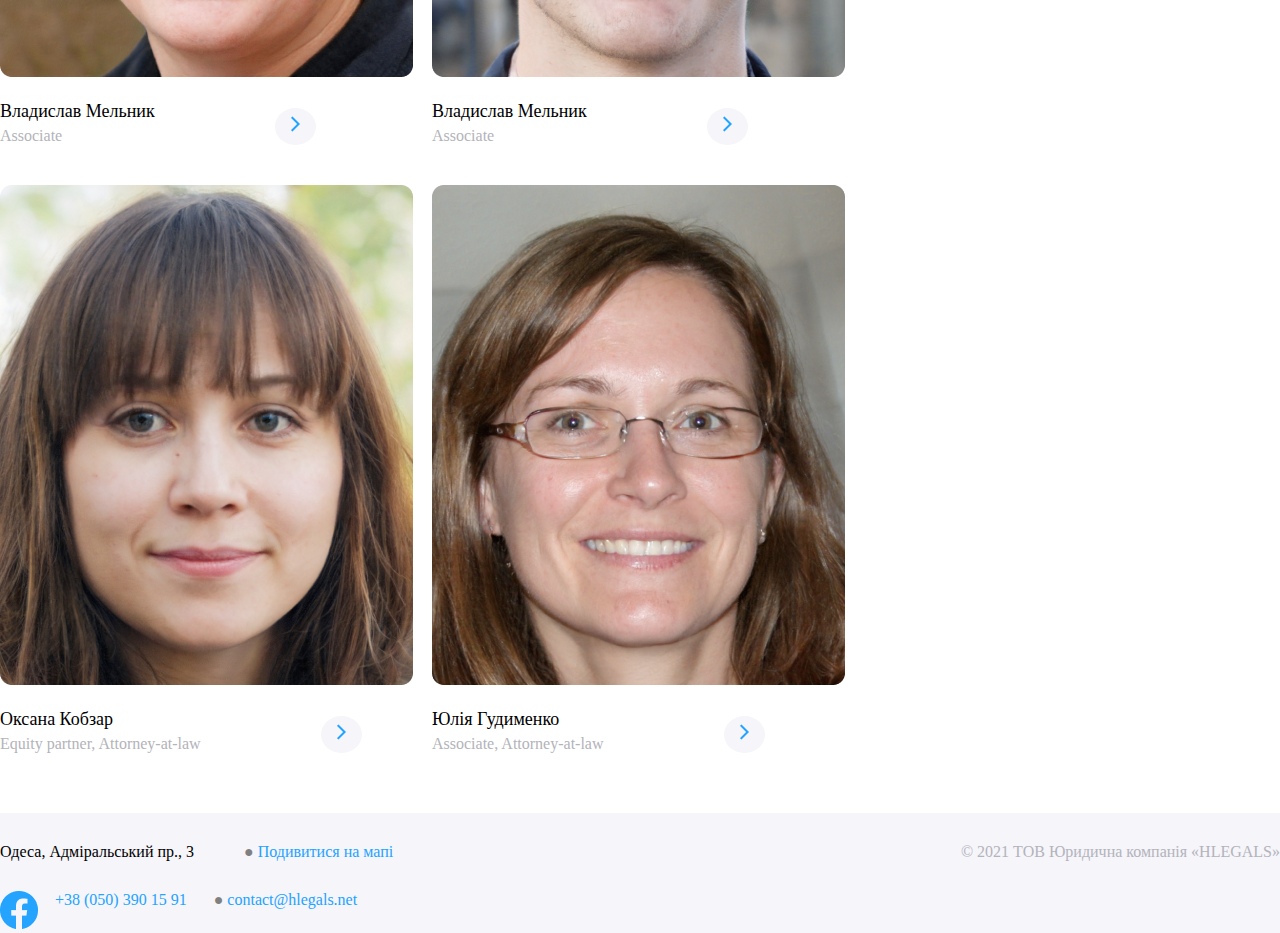
<file: pages/Team.html>
<!DOCTYPE html>
<html lang="en">
<head>
    <meta charset="UTF-8">
    <meta http-equiv="X-UA-Compatible" content="IE=edge">
    <meta name="viewport" content="width=device-width, initial-scale=1.0">
    <link href="https://cdn.jsdelivr.net/npm/bootstrap@5.3.0-alpha1/dist/css/bootstrap.min.css" rel="stylesheet" integrity="sha384-GLhlTQ8iRABdZLl6O3oVMWSktQOp6b7In1Zl3/Jr59b6EGGoI1aFkw7cmDA6j6gD" crossorigin="anonymous">
    
    <script src="https://cdn.jsdelivr.net/npm/@popperjs/core@2.11.6/dist/umd/popper.min.js" integrity="sha384-oBqDVmMz9ATKxIep9tiCxS/Z9fNfEXiDAYTujMAeBAsjFuCZSmKbSSUnQlmh/jp3" crossorigin="anonymous"></script>
<script src="https://cdn.jsdelivr.net/npm/bootstrap@5.3.0-alpha1/dist/js/bootstrap.min.js" integrity="sha384-mQ93GR66B00ZXjt0YO5KlohRA5SY2XofN4zfuZxLkoj1gXtW8ANNCe9d5Y3eG5eD" crossorigin="anonymous"></script>
<link rel="stylesheet" href="../styles/styles.css">
<link rel="stylesheet" href="../styles/media.css">
    <title>Team</title>
</head>
<body class="pre-classes">
    <header class="">
        <nav class="nav_position ">
    <div class="container white_text">
    <div class="wrap nav_position team_nav_position">
    <div class="Logo"><a href=""><img src="../images/Logo_team.png" alt="LOGO"></a></div>
    <div>
    <ul class="wrap NAV_FONT">
        <li><div class="text_colour localization language_changer_am_page"><a href="#">УК</a></div></li>
        <li><div class="text_colour localization"><a href="#">РУ</a></div></li>
        <li><div class="text_colour localization"><a href="#">EN</a></div></li>
        <li><div class="text_colour first_nav_position adress_amnts_page"><a href="#">Одеса, Адміральський пр., 3</a></div></li>
        <li><div class="text_colour first_nav_position tel_call_amnts_page"><a href="#">+38 (050) 390 15 91</a></div></li>
        <li><div class="text_colour first_nav_position"><a href="#"><img src="../images/FB_GRAY.png" alt="FB"></a></div></li>
    </ul>
    
    <ul class="wrap last_nav">
        <li>
            <div class="text_colour color_text_aboutPage"><a href="../pages/about_us.html">о нас</a></div>
        </li>
        <li>
            <div class="text_colour color_text_aboutPage"><a href="../pages/amenities.html">послуги</a></div>
        </li>
        <li>
            <div class="text_colour color_text_aboutPage"><a href="../pages/Team.html">команда</a></div>
        </li>
        <li>
            <div class="text_colour color_text_aboutPage"><a href="#">публікації</a></div>
        </li>
        <li>
            <div class="text_colour color_text_aboutPage"><a href="../pages/Map.html">контакти</a></div>
        </li>
    
    </ul>
    </div>
    </nav> 
</header>   
<main>
<section class="all_team_members">
<div class="container">
<div class="wrap centered team_article">
<h3 class="hero_tag">
Ми звикли брати на себе відповідальність<br>
 та завжди гарантуємо чесну, вчасну<br>
 допомогу, навіть у ситуаціях, коли<br>
 більшість безсилі. 
</h3>
</div>
<div class="wrap">
<div class="wrap column member_list list_bottom_pad">
<div class="wrap">
    <div><img src="../images/Alexander_Kac.png" alt="Alexander_Kac"></div>    
</div>
<div class="wrap member_info">
    <div class="wrap column p_position">
    <p>Олександр Олександровський</p>
    <p>Керуючий партнер</p>
</div>
    <div class="btn_team"><a href="../pages/Team_member.html"><img src="../images/string.png" alt="string"></a></div>
</div>
</div>
<!-- MEMBER 2 -->
<div class="wrap column member_list list_bottom_pad">
    <div class="wrap">
        <div><img src="../images/Oksana_kobzar.png" alt="Alexander_Kac"></div>    
    </div>
    <div class="wrap member_info">
        <div class="wrap column p_position">
        <p>Оксана Кобзар</p>
        <p>Equity partner, Attorney-at-law</p>
    </div>
        <div class="btn_team"><a href="../pages/Team_member.html"><img src="../images/string.png" alt="string"></a></div>
    </div>
    </div>
    <!-- MEMBER 3 -->
    <div class="wrap column member_list list_bottom_pad">
        <div class="wrap">
            <div><img src="../images/Vladyslav_Melnik.png" alt="Alexander_Kac"></div>    
        </div>
        <div class="wrap member_info">
            <div class="wrap column p_position">
            <p>Владислав Мельник</p>
            <p>Associate</p>
        </div>
            <div class="btn_team"><a href="../pages/Team_member.html"><img src="../images/string.png" alt="string"></a></div>
        </div>
        </div>
        <!-- MEMBER 4 -->
        <div class="wrap column member_list">
            <div class="wrap">
                <div><img src="../images/Vladyslav_Melnyk_another_younger.png" alt="Alexander_Kac"></div>    
            </div>
            <div class="wrap member_info">
                <div class="wrap column p_position">
                    <p>Владислав Мельник</p>
                    <p>Associate</p>
            </div>
                <div class="btn_team"><a href="../pages/Team_member.html"><img src="../images/string.png" alt="string"></a></div>
            </div>
            </div>
<!-- MEMBER 5 -->
<div class="wrap column member_list">
    <div class="wrap">
        <div><img src="../images/Oksana_kobzar_woman.png" alt="Alexander_Kac"></div>    
    </div>
    <div class="wrap member_info">
        <div class="wrap column p_position">
        <p>Оксана Кобзар</p>
        <p>Equity partner, Attorney-at-law</p>
    </div>
        <div class="btn_team"><a href="../pages/Team_member.html"><img src="../images/string.png" alt="string"></a></div>
    </div>
    </div>
    <!-- MEMBER 6 -->
    <div class="wrap column member_list">
        <div class="wrap">
            <div><img src="../images/Yulia_Gudimenko.png" alt="Alexander_Kac"></div>    
        </div>
        <div class="wrap member_info">
            <div class="wrap column p_position">
            <p>Юлія Гудименко</p>
            <p>Associate, Attorney-at-law</p>
        </div>
            <div class="btn_team"><a href="../pages/Team_member.html"><img src="../images/string.png" alt="string"></a></div>
        </div>
        </div>
    </div>
</div>
</section>
</main>
<footer class="footer_bg">
    <section class="footer_position">
        <div class="container">
        <div class="wrap footer_top_position">
<div class="wrap map_section">
    <p>Одеса, Адміральський пр., 3</p>
<a href="#"><span class="gray_dot">&#9679;</span> Подивитися на мапі</a>
</div>
<div><p class="copyright_company">© 2021 ТОВ Юридична компанія «HLEGALS»</p></div>
        </div>
        
    </div>
    </section>
    <section >
        <div class="container">
            <div class="wrap blue_">
                <div>
                <img src="../images/Facebook.png" alt="Facebook" >
            </div>
                <a href="#" class="tel_number">+38 (050) 390 15 91</a>
                <a href="#"><span class="gray_dot">&#9679;</span> contact@hlegals.net</a>
            </div>
        </div>
    </section> 
</footer>
</body>
</html>
</file>
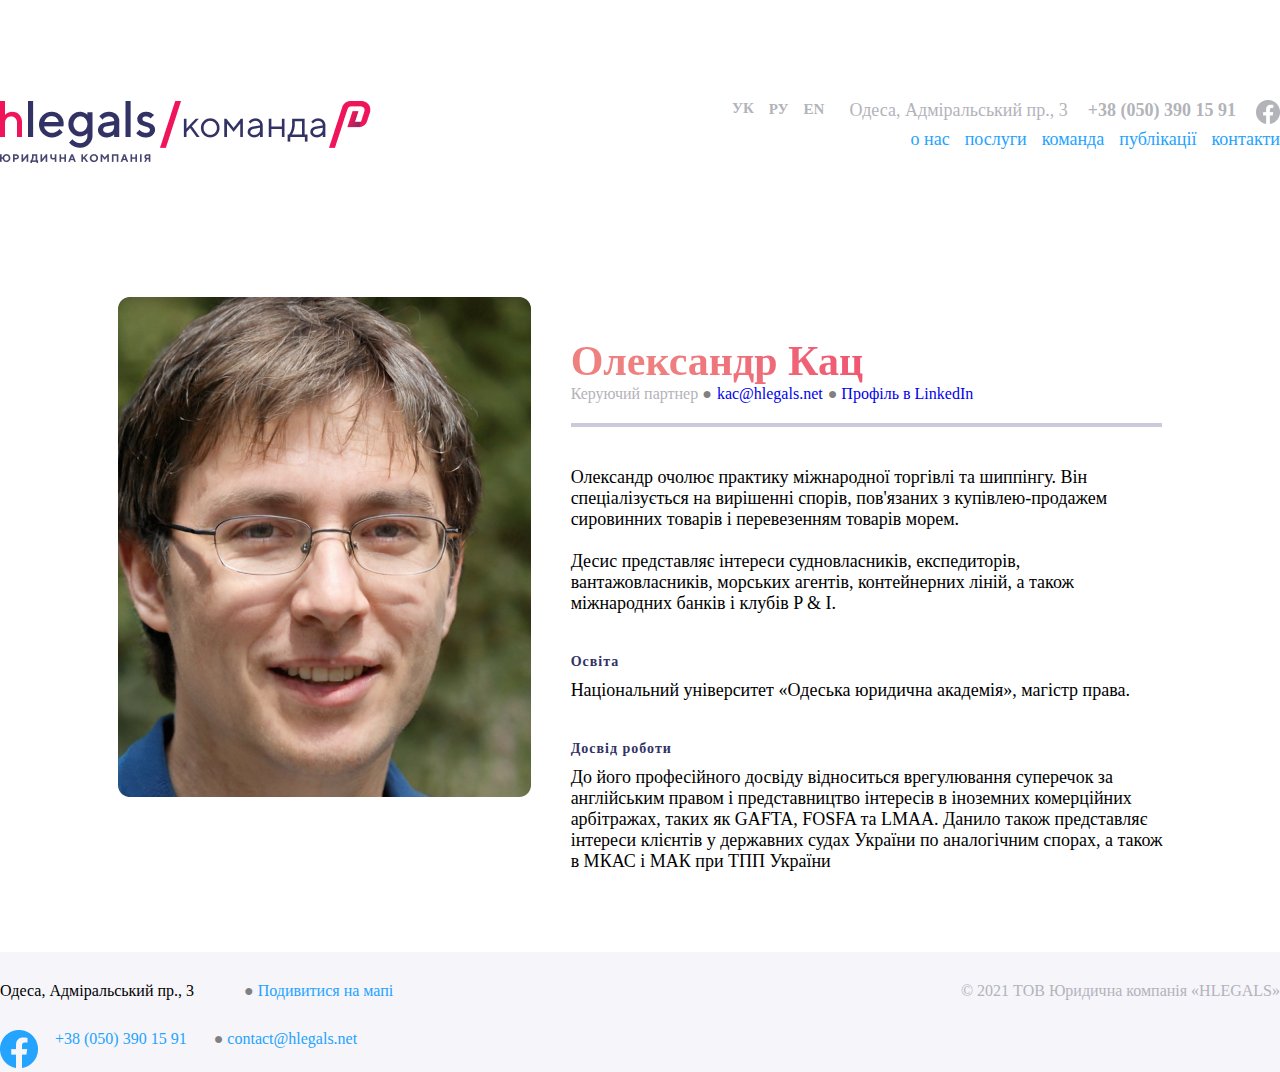
<file: pages/Team_member.html>
<!DOCTYPE html>
<html lang="en">
<head>
    <meta charset="UTF-8">
    <meta http-equiv="X-UA-Compatible" content="IE=edge">
    <meta name="viewport" content="width=device-width, initial-scale=1.0">
    <link href="https://cdn.jsdelivr.net/npm/bootstrap@5.3.0-alpha1/dist/css/bootstrap.min.css" rel="stylesheet" integrity="sha384-GLhlTQ8iRABdZLl6O3oVMWSktQOp6b7In1Zl3/Jr59b6EGGoI1aFkw7cmDA6j6gD" crossorigin="anonymous">
    
    <script src="https://cdn.jsdelivr.net/npm/@popperjs/core@2.11.6/dist/umd/popper.min.js" integrity="sha384-oBqDVmMz9ATKxIep9tiCxS/Z9fNfEXiDAYTujMAeBAsjFuCZSmKbSSUnQlmh/jp3" crossorigin="anonymous"></script>
<script src="https://cdn.jsdelivr.net/npm/bootstrap@5.3.0-alpha1/dist/js/bootstrap.min.js" integrity="sha384-mQ93GR66B00ZXjt0YO5KlohRA5SY2XofN4zfuZxLkoj1gXtW8ANNCe9d5Y3eG5eD" crossorigin="anonymous"></script>
<link rel="stylesheet" href="../styles/styles.css">
<link rel="stylesheet" href="../styles/media.css">
    <title>About_us</title>
</head>
<body>
    <header class="down_shift">
        <nav class="nav_position ">
    <div class="container white_text">
    <div class="wrap nav_position">
    <div class="Logo"><a href=""><img src="../images/Logo_team.png" alt="LOGO"></a></div>
    <div>
    <ul class="wrap NAV_FONT">
        <li><div class="text_colour localization language_changer_am_page"><a href="#">УК</a></div></li>
        <li><div class="text_colour localization"><a href="#">РУ</a></div></li>
        <li><div class="text_colour localization"><a href="#">EN</a></div></li>
        <li><div class="text_colour first_nav_position adress_amnts_page"><a href="#">Одеса, Адміральський пр., 3</a></div></li>
        <li><div class="text_colour first_nav_position tel_call_amnts_page"><a href="#">+38 (050) 390 15 91</a></div></li>
        <li><div class="text_colour first_nav_position"><a href="#"><img src="../images/FB_GRAY.png" alt="FB"></a></div></li>
    </ul>
    
    <ul class="wrap last_nav">
        <li>
            <div class="text_colour color_text_aboutPage"><a href="../pages/about_us.html">о нас</a></div>
        </li>
        <li>
            <div class="text_colour color_text_aboutPage"><a href="../pages/amenities.html">послуги</a></div>
        </li>
        <li>
            <div class="text_colour color_text_aboutPage"><a href="../pages/Team.html">команда</a></div>
        </li>
        <li>
            <div class="text_colour color_text_aboutPage"><a href="#">публікації</a></div>
        </li>
        <li>
            <div class="text_colour color_text_aboutPage"><a href="../pages/Map.html">контакти</a></div>
        </li>
    
    </ul>
    </div>
    </nav>   
</header> 
<main class="main_position">
<div class="wrap Alexander_Kac_member">
    <div class="image_box"><img src="../images/Alexander_Kac.png" alt="Alexander_Kac"></div>
    <div class="wrap coloumn top_shift">
        <div><h2 class="name_article">Олександр Кац</h2></div>
        <div class="wrap links">
            <div><p>Керуючий партнер <span class="gray_dot">&#9679;</span></p> </div>
            <div><a href="#">kac@hlegals.net </a></div>
            <div><a href="#"><span class="gray_dot">&#9679;</span> Профіль в LinkedIn</a></div>
        </div>
        <div class="grey_line fixed"></div>
        <div class="long_paragraph"><p>Олександр очолює практику міжнародної торгівлі та шиппінгу. Він<br>
         спеціалізується на вирішенні спорів, пов'язаних з купівлею-продажем<br>
         сировинних товарів і перевезенням товарів морем. <br>
         <br>
        Десис представляє інтереси судновласників, експедиторів,<br>
     вантажовласників, морських агентів, контейнерних ліній, а також<br>
      міжнародних банків і клубів P & I.</p></div>
      <div><h3>Освіта</h3></div>
      <div class="uni_name"><p>Національний університет «Одеська юридична академія», магістр права.</p></div>
    <div><h3>Досвід роботи</h3></div>
    <div><p>До його професійного досвіду відноситься врегулювання суперечок за<br>
     англійським правом і представництво інтересів в іноземних комерційних<br>
     арбітражах, таких як GAFTA, FOSFA та LMAA. Данило також представляє<br>
     інтереси клієнтів у державних судах України по аналогічним спорах, а також<br>
     в МКАС і МАК при ТПП України</p></div>
    </div>
</div>
</main>
<footer class="footer_bg">
    <section class="footer_position">
        <div class="container">
        <div class="wrap footer_top_position">
<div class="wrap map_section">
    <p>Одеса, Адміральський пр., 3</p>
<a href="#"><span class="gray_dot">&#9679;</span> Подивитися на мапі</a>
</div>
<div><p class="copyright_company">© 2021 ТОВ Юридична компанія «HLEGALS»</p></div>
        </div>
        
    </div>
    </section>
    <section >
        <div class="container">
            <div class="wrap blue_">
                <div>
                <img src="../images/Facebook.png" alt="Facebook" >
            </div>
                <a href="#" class="tel_number">+38 (050) 390 15 91</a>
                <a href="#"><span class="gray_dot">&#9679;</span> contact@hlegals.net</a>
            </div>
        </div>
    </section> 
</footer>
</body>
</html>
</file>
<file: styles/styles.css>
@font-face {
  font-family: "TT Norms";
  src: url("TTNorms-Medium.eot");
  src: url("TTNorms-Medium.eot?#iefix") format("embedded-opentype"), url("TTNorms-Medium.woff2") format("woff2"), url("TTNorms-Medium.woff") format("woff"), url("TTNorms-Medium.ttf") format("truetype"), url("TTNorms-Medium.svg#TTNorms-Medium") format("svg");
  font-weight: 500;
  font-style: normal;
  font-display: swap;
}
@font-face {
  font-family: "TT Norms";
  src: url("TTNorms-Regular.eot");
  src: url("TTNorms-Regular.eot?#iefix") format("embedded-opentype"), url("TTNorms-Regular.woff2") format("woff2"), url("TTNorms-Regular.woff") format("woff"), url("TTNorms-Regular.ttf") format("truetype"), url("TTNorms-Regular.svg#TTNorms-Regular") format("svg");
  font-weight: normal;
  font-style: normal;
  font-display: swap;
}
@font-face {
  font-family: "TT Norms";
  src: url("TTNorms-Bold.eot");
  src: url("TTNorms-Bold.eot?#iefix") format("embedded-opentype"), url("TTNorms-Bold.woff2") format("woff2"), url("TTNorms-Bold.woff") format("woff"), url("TTNorms-Bold.ttf") format("truetype"), url("TTNorms-Bold.svg#TTNorms-Bold") format("svg");
  font-weight: bold;
  font-style: normal;
  font-display: swap;
}
* {
  margin: 0;
  padding: 0;
  box-sizing: border-box;
}

ol, ul {
  list-style: none;
}

a {
  text-decoration: none;
}

.container {
  max-width: 1320px;
  margin: 0 auto;
}

.wrap {
  display: flex;
  flex-direction: row;
  flex-wrap: wrap;
}

.nav_position {
  justify-content: space-between;
  padding-top: 50px;
}

.title_position {
  justify-content: center;
  padding-top: 245px;
  padding-bottom: 488px;
}

.gradient_bg {
  background: url("../images/blur.png") repeat-x center bottom 200px, url("../images/symbol.png") no-repeat center bottom 200px, url("../images/pattern.svg") no-repeat center bottom 200px, linear-gradient(53deg, rgb(51, 51, 101) 75%, rgb(101, 62, 114) 100%);
}

.text_colour {
  color: white;
}
.text_colour a {
  color: white;
  font-size: 18px;
  font-weight: medium;
}

.first_nav_position {
  padding-left: 20px;
}

.localization {
  padding-left: 5px;
}
.localization a {
  font-size: 15px;
  font-weight: bold;
  padding: 5px;
}
.localization a:hover {
  border: 1px solid #F0145A;
  border-radius: 8px;
  background-color: #F0145A;
}

.last_nav {
  justify-content: flex-end;
}
.last_nav a {
  padding: 20px 0 0 15px;
}

.scroll {
  justify-content: center;
}

.title {
  text-align: center;
  font-size: 38px;
  font-weight: medium;
}

.add_for_facilities {
  justify-content: center;
  padding: 80px 0 80px 0;
}
.add_for_facilities h3, .add_for_facilities p {
  color: white;
}
.add_for_facilities h2 {
  color: grey;
}

.separator_position {
  padding: 0 40px 0 40px;
}

.right_add_position {
  flex-direction: column;
  justify-content: center;
}
.right_add_position p {
  padding-top: 20px;
  font-size: 21px;
  font-weight: 300;
}
.right_add_position h3 {
  font-size: 32px;
  font-weight: auto;
}

.left_add_position {
  flex-direction: column;
  justify-content: space-between;
  text-align: right;
}
.left_add_position :nth-child(1) {
  background-image: linear-gradient(53deg, rgb(239, 128, 128) 17%, rgb(240, 20, 90) 100%);
  -webkit-background-clip: text;
          background-clip: text;
  color: transparent;
}
.left_add_position h2 {
  font-size: 42px;
  font-weight: auto;
}

.about_our_work {
  flex-direction: column;
  align-content: flex-start;
}
.about_our_work h3 {
  padding: 5px 0 68px 0;
  background-image: linear-gradient(53deg, rgb(239, 128, 128) 17%, rgb(240, 20, 90) 100%);
  -webkit-background-clip: text;
          background-clip: text;
  color: transparent;
  font-size: 42px;
  font-weight: auto;
}
.about_our_work p, .about_our_work h4 {
  color: white;
}
.about_our_work p {
  color: gray;
  font-size: 18px;
  font-weight: 260;
}
.about_our_work h4 {
  font-size: 24px;
}

.pros_of_us {
  flex-direction: row;
  justify-content: space-between;
  margin-bottom: 0;
  padding-bottom: 70px;
}
.pros_of_us li img {
  border: 1px solid white;
  border-radius: 24px;
  background-color: white;
}
.pros_of_us li h4 {
  padding: 20px 0 15px 0;
  color: #278EE3;
}
.pros_of_us li p {
  padding-bottom: 20px;
  padding-right: 1px;
  color: white;
}

.reverse {
  background: linear-gradient(230deg, rgb(51, 51, 101) 79%, rgb(101, 62, 114) 100%);
  border-bottom-left-radius: 10px;
  border-bottom-right-radius: 10px;
}

.grey_line {
  background: #CACADB;
  border-radius: 0px 0px 12px 12px;
  padding: 0 0 10px 0;
}

.grey_line_cont {
  max-width: 1400px;
}

.white_line_cont {
  max-width: 1360px;
}

.white_line {
  padding: 0 0 10px 0;
  background: #E7E7F2;
  border-radius: 0px 0px 12px 12px;
}

.text_carousel_position {
  background-color: #F5F5FA;
  padding: 40px 324px 0 40px;
  border-radius: 12px;
  position: relative;
}
.text_carousel_position h3 {
  background-image: linear-gradient(53deg, rgb(239, 128, 128) 17%, rgb(240, 20, 90) 100%);
  -webkit-background-clip: text;
          background-clip: text;
  color: transparent;
}
.text_carousel_position :nth-child(1) {
  color: #24A3FF;
  font-size: 14px;
}
.text_carousel_position :nth-child(4) {
  color: grey;
  font-size: 18px;
  font-weight: 400;
}
.text_carousel_position :nth-child(3) {
  color: grey;
  font-size: 16px;
  font-weight: 400;
}

.carousel-indicators [data-bs-target] {
  background-color: #278EE3;
  padding: 12px 0px;
  border-radius: 50%;
  position: absolute;
  margin-top: 20px;
}

.carousel-indicators [data-bs-target]:nth-child(1) {
  margin-left: -100px;
}

.carousel-indicators [data-bs-target]:nth-child(2) {
  margin-left: 0px;
}

.carousel-indicators [data-bs-target]:nth-child(3) {
  margin-left: 100px;
}

.carousel_top_position {
  padding-top: 45px;
  padding-bottom: 80px;
}

.main_ggrid_top {
  display: grid;
  grid-template-columns: 433px 433px 433px;
  grid-template-rows: 60px 200px;
  grid-column-gap: 2px;
  grid-row-gap: 2px;
}

.successful_projects {
  grid-area: 1/1/2/2;
  background-color: white;
  border-top-left-radius: 12px;
}
.successful_projects h3 {
  padding: 20px 0 20px 20px;
}
.successful_projects :nth-child(1) {
  background-image: linear-gradient(53deg, rgb(239, 128, 128) 17%, rgb(240, 20, 90) 100%);
  -webkit-background-clip: text;
          background-clip: text;
  color: transparent;
}

.first_prjct {
  grid-area: 2/1/3/2;
  background-color: #eeeef3;
}
.first_prjct h5 {
  padding: 48px 0 20px 20px;
  color: #797995;
  font-size: 24px;
}
.first_prjct p {
  padding-left: 20px;
  font-size: 18px;
  color: #C3C3CA;
}

.second_prjct {
  grid-area: 1/2/2/3;
  background-color: #eeeef3;
}

.third_prjct {
  grid-area: 2/2/3/3;
  background-color: #eeeef3;
}
.third_prjct h5 {
  padding: 48px 0 20px 20px;
  color: #797995;
  font-size: 24px;
}
.third_prjct p {
  padding-left: 20px;
  font-size: 18px;
  color: #C3C3CA;
}

.fourth_prjct {
  grid-area: 1/3/2/4;
  background-color: #eeeef3;
  border-top-right-radius: 12px;
}

.fifth_prjct {
  grid-area: 2/3/3/4;
  background-color: #eeeef3;
}
.fifth_prjct h5 {
  padding: 48px 0 20px 20px;
  color: #797995;
  font-size: 24px;
}
.fifth_prjct p {
  padding-left: 20px;
  font-size: 18px;
  color: #C3C3CA;
}

.main_ggrid_down {
  display: grid;
  grid-template-columns: 320px 453px 527px;
  grid-template-rows: 200px;
  grid-column-gap: 2px;
  grid-row-gap: 2px;
}

.sixth_prjct {
  grid-area: 1/1/2/2;
  background-color: #eeeef3;
  border-bottom-left-radius: 12px;
}
.sixth_prjct h5 {
  padding: 20px 0 20px 20px;
  color: #797995;
  font-size: 24px;
}
.sixth_prjct p {
  padding-left: 20px;
  font-size: 18px;
  color: #C3C3CA;
}

.seventh_prjct {
  grid-area: 1/2/2/3;
  background-color: #eeeef3;
}
.seventh_prjct h5 {
  padding: 76px 0 20px 20px;
  color: #797995;
  font-size: 24px;
}
.seventh_prjct p {
  padding-left: 20px;
  font-size: 18px;
  color: #C3C3CA;
}

.eighth_prjct {
  grid-area: 1/3/2/4;
  background-color: #eeeef3;
  border-bottom-right-radius: 12px;
}
.eighth_prjct h5 {
  padding: 76px 0 20px 20px;
  color: #797995;
  font-size: 24px;
}
.eighth_prjct p {
  padding-left: 20px;
  font-size: 18px;
  color: #C3C3CA;
}

.progress_of_success {
  padding-bottom: 36px;
}

.companies_trust {
  padding: 30px;
  justify-content: center;
}
.companies_trust h5 {
  font-size: 18px;
}

.section_12img {
  flex-wrap: wrap;
}

.unusual_cont {
  max-width: 1464px;
}

.padd_top {
  padding-top: 40px;
}
.padd_top h3 {
  padding-bottom: 40px;
  font-size: 42px;
}
.padd_top :nth-child(1) {
  color: rgb(36, 163, 255);
  font-size: 14px;
  font-weight: 600;
}
.padd_top :nth-child(2) {
  background-image: linear-gradient(53deg, rgb(239, 128, 128) 17%, rgb(240, 20, 90) 100%);
  -webkit-background-clip: text;
          background-clip: text;
  color: transparent;
}

.publications_gridLeft {
  display: grid;
  grid-template-columns: 413px;
  grid-template-rows: 250px 440px;
  grid-column-gap: 40px;
  grid-row-gap: 40px;
}
.publications_gridLeft h5 {
  color: rgb(36, 163, 255);
}

.gridLeft_item {
  grid-area: 1/1/2/2;
  background-color: white;
}

.gridLeft_item_second {
  grid-area: 2/1/3/2;
  background-color: white;
}

.btn {
  position: relative;
}
.btn a {
  position: absolute;
  background-color: #24A3FF;
  color: white;
  bottom: 50px;
  left: 85px;
  text-align: center;
  padding: 5px 80px;
  border-radius: 12px;
}

.publications_bg {
  background-color: #F5F5FA;
  border-top-right-radius: 12px;
  border-top-left-radius: 12px;
}

.publications_gridCenter {
  display: grid;
  grid-template-columns: 413px;
  grid-template-rows: 450px 240px;
  grid-column-gap: 0px;
  grid-row-gap: 40px;
}

.gridCenter_item {
  grid-area: 1/1/2/2;
  background-color: white;
}

.gridCenter_item_second {
  grid-area: 2/1/3/2;
  background-color: white;
}

.publications_gridRight {
  display: grid;
  grid-template-columns: 413px;
  grid-template-rows: 470px 210px;
  grid-column-gap: 0px;
  grid-row-gap: 40px;
}

.gridRight_item {
  grid-area: 1/1/2/2;
  background-color: white;
}

.gridRight_item_second {
  grid-area: 2/1/3/2;
  background-color: white;
}

.publications {
  justify-content: space-between;
}
.publications p {
  margin: 0;
  padding: 0 0 20px 20px;
}
.publications h5 {
  margin: 0;
  padding: 20px 0 10px 20px;
}
.publications div {
  border-radius: 12px;
}

.grey_line {
  background-color: #CACADB;
  padding: 2px;
}

.line_position {
  max-width: 400px;
  padding-bottom: 20px;
}

.blur {
  background: linear-gradient(180deg, rgba(245, 245, 250, 0) 0%, #F5F5FA 86.5%);
  height: 200px;
  position: absolute;
}

.footer_top_position {
  padding-top: 30px;
  justify-content: space-between;
}

.map_section a {
  padding-left: 50px;
  color: rgb(36, 163, 255);
}

.tel_number {
  padding: 0 27px 0 17px;
}

.top_position {
  color: rgb(36, 163, 255);
}

.publications img {
  padding-bottom: 20px;
}

.publications_bg {
  padding-bottom: 30px;
}

.NAV_FONT :nth-child(4) {
  font-size: 16;
  font-weight: 400;
}
.NAV_FONT :nth-child(5) {
  font-size: 16;
  font-weight: bold;
}
.NAV_FONT li div a {
  color: #B3B3BA;
}

.gray_dot {
  color: gray;
}

.taxes_google {
  font-size: 18px;
  font-weight: 600;
}

.publication_date {
  font-size: 12px;
  font-weight: bold;
  color: #B3B3BA;
}

.blue_ a {
  color: rgb(36, 163, 255);
}

.copyright_company {
  color: #B3B3BA;
}

.image_cont {
  justify-content: center;
}
.image_cont div {
  width: 360px;
}

.our_abilities {
  padding-top: 70px;
}

.our_amenities_page {
  padding-top: 40px;
}

.language_changer_am_page {
  font-size: 12px;
  font-weight: bold;
}

.adress_amnts_page {
  font-size: 16px;
  font-weight: 400;
}

.tel_call_amnts_page {
  font-size: 16px;
  font-weight: bold;
}

.address_footer {
  font-size: 16px;
  font-weight: medium;
}

.footer_position_amnts_page {
  padding: 30px 0;
}

.fonts_footer a {
  font-size: 16px;
}
.fonts_footer p {
  font-size: 16px;
}

.nav_position {
  padding-bottom: 50px;
}

.It_and_Ecomerce {
  flex-direction: column;
  align-content: center;
}
.It_and_Ecomerce div h4, .It_and_Ecomerce div p {
  text-align: center;
}
.It_and_Ecomerce div p {
  color: white;
  font-size: 21px;
  font-weight: 300;
}
.It_and_Ecomerce div h4 {
  background-image: linear-gradient(53deg, rgb(239, 128, 128) 17%, rgb(240, 20, 90) 100%);
  -webkit-background-clip: text;
          background-clip: text;
  color: transparent;
  font-size: 42px;
  font-weight: auto;
}
.It_and_Ecomerce div img {
  padding-bottom: 20px;
}
.It_and_Ecomerce div h4, .It_and_Ecomerce div p, .It_and_Ecomerce div a {
  margin: 0;
}
.It_and_Ecomerce :nth-child(3) p {
  padding: 20px 0;
}

.Ecomerce_btn {
  justify-content: center;
  padding: 40px 0 80px 0;
}
.Ecomerce_btn a {
  background-color: #24A3FF;
  color: white;
  bottom: 50px;
  left: 85px;
  text-align: center;
  padding: 16px 35px;
  border-radius: 12px;
}
.Ecomerce_btn a:hover {
  box-shadow: 0px 0px 10px 1px #24A3FF;
}

.for_img {
  justify-content: center;
}

.gray_line {
  padding: 2px;
  background-color: gray;
}

.column {
  flex-direction: column;
}
.column div h3 {
  color: #F5F5FA;
  padding: 20px 0 30px 0;
  font-size: 24px;
}

.list {
  justify-content: space-between;
}
.list ul {
  list-style: disc;
  color: #F0145A;
}
.list ul p {
  color: #F5F5FA;
  font-size: 18px;
  font-weight: 400;
}

.for_list {
  max-width: 1100px;
}

.fixed_class {
  margin: 0 auto;
}

.list_section {
  padding-bottom: 75px;
}

.keyboard_added {
  background: url(../images/Cover_keyboard.png) no-repeat center top, linear-gradient(230deg, rgb(51, 51, 101) 79%, rgb(101, 62, 114) 100%);
  background-size: contain;
}

.color_text_aboutPage a {
  color: #24A3FF;
  position: relative;
}
.color_text_aboutPage a:hover {
  color: #F0145A;
}
.color_text_aboutPage a::before {
  content: "";
  position: absolute;
  height: 2px;
  width: 0;
  background-color: #F0145A;
  bottom: -3px;
  transition: 0.5s;
}

a:hover::before {
  width: 100%;
}

.for_unusual_p {
  max-width: 1095px;
  margin: 0 auto;
}

.team_list {
  justify-content: space-between;
}
.team_list ul {
  padding: 0 0 0 20px;
  margin: 0;
}
.team_list ul li p {
  margin: 0;
}

.law_amenities {
  justify-content: space-between;
}
.law_amenities h3 {
  background-image: linear-gradient(53deg, rgb(239, 128, 128) 17%, rgb(240, 20, 90) 100%);
  -webkit-background-clip: text;
          background-clip: text;
  color: transparent;
  font-size: 36px;
  font-weight: bold;
  margin: 0;
  padding-bottom: 20px;
}
.law_amenities p {
  margin: 0;
  padding-bottom: 20px;
}

.paragraph_numbers {
  background-image: linear-gradient(53deg, rgb(239, 128, 128) 17%, rgb(240, 20, 90) 100%);
  -webkit-background-clip: text;
          background-clip: text;
  color: transparent;
  font-size: 36px;
  font-weight: bold;
}

.team_list_item {
  justify-content: space-between;
}

.paragraph_properties :last-child {
  padding-bottom: 0;
}
.paragraph_properties p {
  font-size: 21px;
}

.bg_team {
  background-image: url(../images/bg_team.png);
  background-repeat: no-repeat;
  background-position: center;
  background-size: cover;
}
.bg_team div {
  text-shadow: rgba(40, 40, 86, 0.8) 1px 1px 20px;
}
.bg_team div h2 {
  text-transform: uppercase;
  font-size: 96px;
  font-weight: bold;
  color: #F5F5FA;
  padding: 200px 257px;
  letter-spacing: 63px;
}

.team_img {
  justify-content: center;
  align-content: center;
}

.bottom_position_sect {
  padding-bottom: 100px;
}

.sect_position {
  padding: 80px 0 90px 0;
}

.condition {
  justify-content: space-between;
}
.condition h4 {
  background-image: linear-gradient(53deg, rgb(239, 128, 128) 17%, rgb(240, 20, 90) 100%);
  -webkit-background-clip: text;
          background-clip: text;
  color: transparent;
  font-size: 36px;
  font-weight: bold;
}
.condition p {
  padding-right: 40px;
  font-size: 21px;
}

.mostly_gray_bg {
  background-color: #F5F5FA;
}

.achievments {
  justify-content: center;
}
.achievments div p {
  padding: 30px 0;
  font-size: 14px;
  letter-spacing: 1px;
  color: #323264;
  font-weight: bold;
}

.carousel_list {
  padding-bottom: 30px;
  justify-content: space-between;
}
.carousel_list div {
  background-color: white;
  border-radius: 12px;
}

.carousel_list_item {
  justify-content: center;
}

.carousel_list_cont {
  max-width: 1320px;
}

.carousel_dots {
  flex-direction: row;
  justify-content: center;
  padding-right: 10px;
  padding-bottom: 30px;
}
.carousel_dots li {
  padding-right: 15px;
}

.blue_clr {
  color: #24A3FF;
}

.team_nav_position {
  padding-bottom: 80px;
}

.centered {
  justify-content: center;
}

.hero_tag {
  background-image: linear-gradient(53deg, rgb(239, 128, 128) 17%, rgb(240, 20, 90) 100%);
  -webkit-background-clip: text;
          background-clip: text;
  color: transparent;
  font-size: 42px;
  font-weight: bold;
}

.team_article {
  padding-bottom: 80px;
}

.btn_team a {
  border-radius: 70%;
  background-color: #F5F5FA;
  padding: 10px 16px;
}

.pre-classes p {
  margin: 0;
}

.btn_team {
  padding: 35px 0 0 120px;
}

.p_position :nth-child(1) {
  padding: 20px 0 5px 0;
  font-size: 18px;
}
.p_position :nth-child(2) {
  font-size: 16px;
  color: #B3B3BA;
}

.member_list {
  padding-right: 19px;
}

.list_bottom_pad {
  padding-bottom: 40px;
}

.all_team_members {
  padding-bottom: 60px;
}

.footer_bg {
  background-color: #F5F5FA;
}

.footer_position {
  padding-bottom: 30px;
}

.down_shift {
  padding-bottom: 30px;
}

.width_1100_container {
  max-width: 1200px;
}

.row {
  justify-content: center;
}

.coloumn {
  flex-direction: column;
}

.links {
  padding-bottom: 20px;
}
.links :nth-child(1) p {
  color: #B3B3BA;
  font-size: 16px;
}
.links :nth-child(2) {
  padding: 0 5px;
}

.Alexander_Kac_member {
  justify-content: center;
}
.Alexander_Kac_member h3, .Alexander_Kac_member p, .Alexander_Kac_member a {
  margin: 0;
}
.Alexander_Kac_member p {
  font-size: 18px;
  font-weight: 400;
}
.Alexander_Kac_member h3 {
  color: #323264;
  font-size: 14px;
  letter-spacing: 1px;
  padding-bottom: 10px;
}

.name_article {
  background-image: linear-gradient(53deg, rgb(239, 128, 128) 17%, rgb(240, 20, 90) 100%);
  -webkit-background-clip: text;
          background-clip: text;
  color: transparent;
  font-size: 42px;
  font-weight: 700;
}

.fixed {
  border-radius: 0;
}

.long_paragraph {
  padding: 40px 0;
}

.uni_name {
  padding-bottom: 40px;
}

.top_shift {
  padding-top: 40px;
}

.image_box {
  padding-right: 40px;
}

.main_position {
  padding-bottom: 80px;
}

.pad_added {
  padding-bottom: 80px;
}

.map_pages :nth-child(1) {
  font-size: 21px;
  font-weight: 400;
  padding: 130px 0 20px 0;
  margin: 0;
}
.map_pages :nth-child(2) {
  padding-right: 410px;
}
.map_pages :nth-child(4) {
  font-size: 21px;
  padding-bottom: 40px;
  color: #24A3FF;
}
.map_pages :nth-child(3) {
  font-size: 21px;
  color: black;
  padding: 40px 0 20px 0;
}
.map_pages :nth-child(6) {
  font-size: 12px;
  letter-spacing: 1px;
  line-height: 16px;
  color: #24A3FF;
  padding-top: 20px;
  position: relative;
}

.FB_img {
  position: absolute;
}

.helper_sect {
  background-color: #F5F5FA;
  border-radius: 12px;
}
.helper_sect h2 {
  background-image: linear-gradient(53deg, rgb(239, 128, 128) 17%, rgb(240, 20, 90) 100%);
  -webkit-background-clip: text;
          background-clip: text;
  color: transparent;
  font-size: 32px;
  font-weight: 700;
  padding: 20px;
}
.helper_sect input {
  border-radius: 8px;
  border-color: transparent;
  color: #B3B3BA;
  padding: 10px 357px 10px 10px;
}
.helper_sect :nth-child(2) {
  padding: 0 20px;
}
.helper_sect :nth-child(2) input {
  font-size: 18px;
  line-height: 26px;
}
.helper_sect :nth-child(3) {
  padding: 20px;
}
.helper_sect :nth-child(3) input {
  border-radius: 8px;
  border-color: transparent;
  padding: 11px 357px 143px 10px;
  font-size: 18px;
  line-height: 26px;
}
.helper_sect :nth-child(4) {
  padding: 0 20px;
}
.helper_sect :nth-child(4) p {
  font-size: 14px;
  line-height: 16px;
  letter-spacing: 1px;
  color: #B3B3BA;
}
.helper_sect :nth-child(5) {
  padding: 20px;
}
.helper_sect :nth-child(5) input {
  font-size: 18px;
  line-height: 26px;
}
.helper_sect :nth-child(6) {
  padding: 0 20px;
}
.helper_sect :nth-child(6) input {
  font-size: 18px;
  line-height: 26px;
}

.map_above_sect {
  justify-content: space-between;
}

.btn_helper {
  align-self: center;
  padding: 30px 20px;
}
.btn_helper a {
  background-color: #24A3FF;
  color: white;
  bottom: 50px;
  left: 85px;
  text-align: center;
  padding: 15px 80px;
  border-radius: 12px;
}
.btn_helper a:hover {
  box-shadow: 0px 0px 10px 1px #24A3FF;
  transition: 0.5s;
}

.above_map {
  padding-bottom: 80px;
}

.map div iframe {
  width: 100%;
}

.for_width_620 {
  max-width: 620px;
}

.center {
  padding-top: 200px;
}

.popup_page h2 {
  padding-right: 85px;
}

.img_bg {
  background-color: #707093;
}/*# sourceMappingURL=styles.css.map */
</file>
<file: styles/media.css>
@media screen and(max-width: 375px){
   








}
</file>
